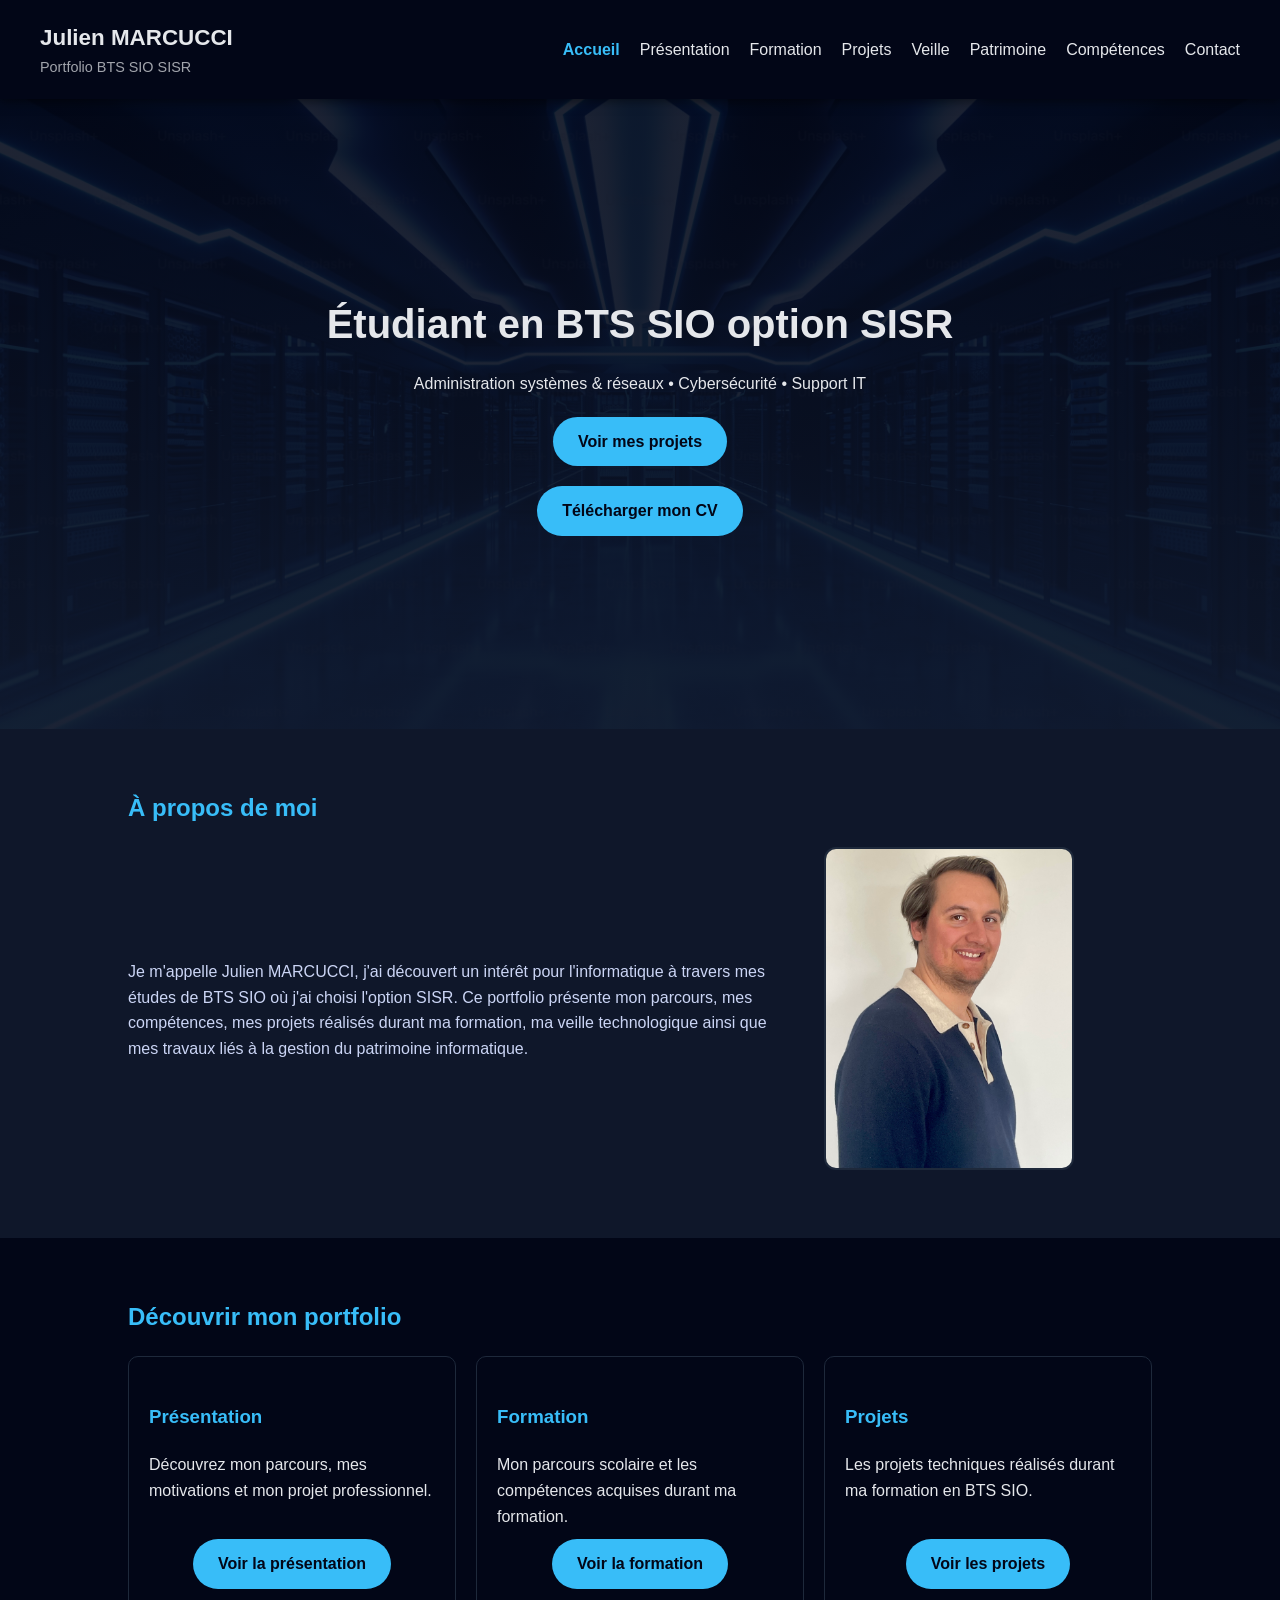
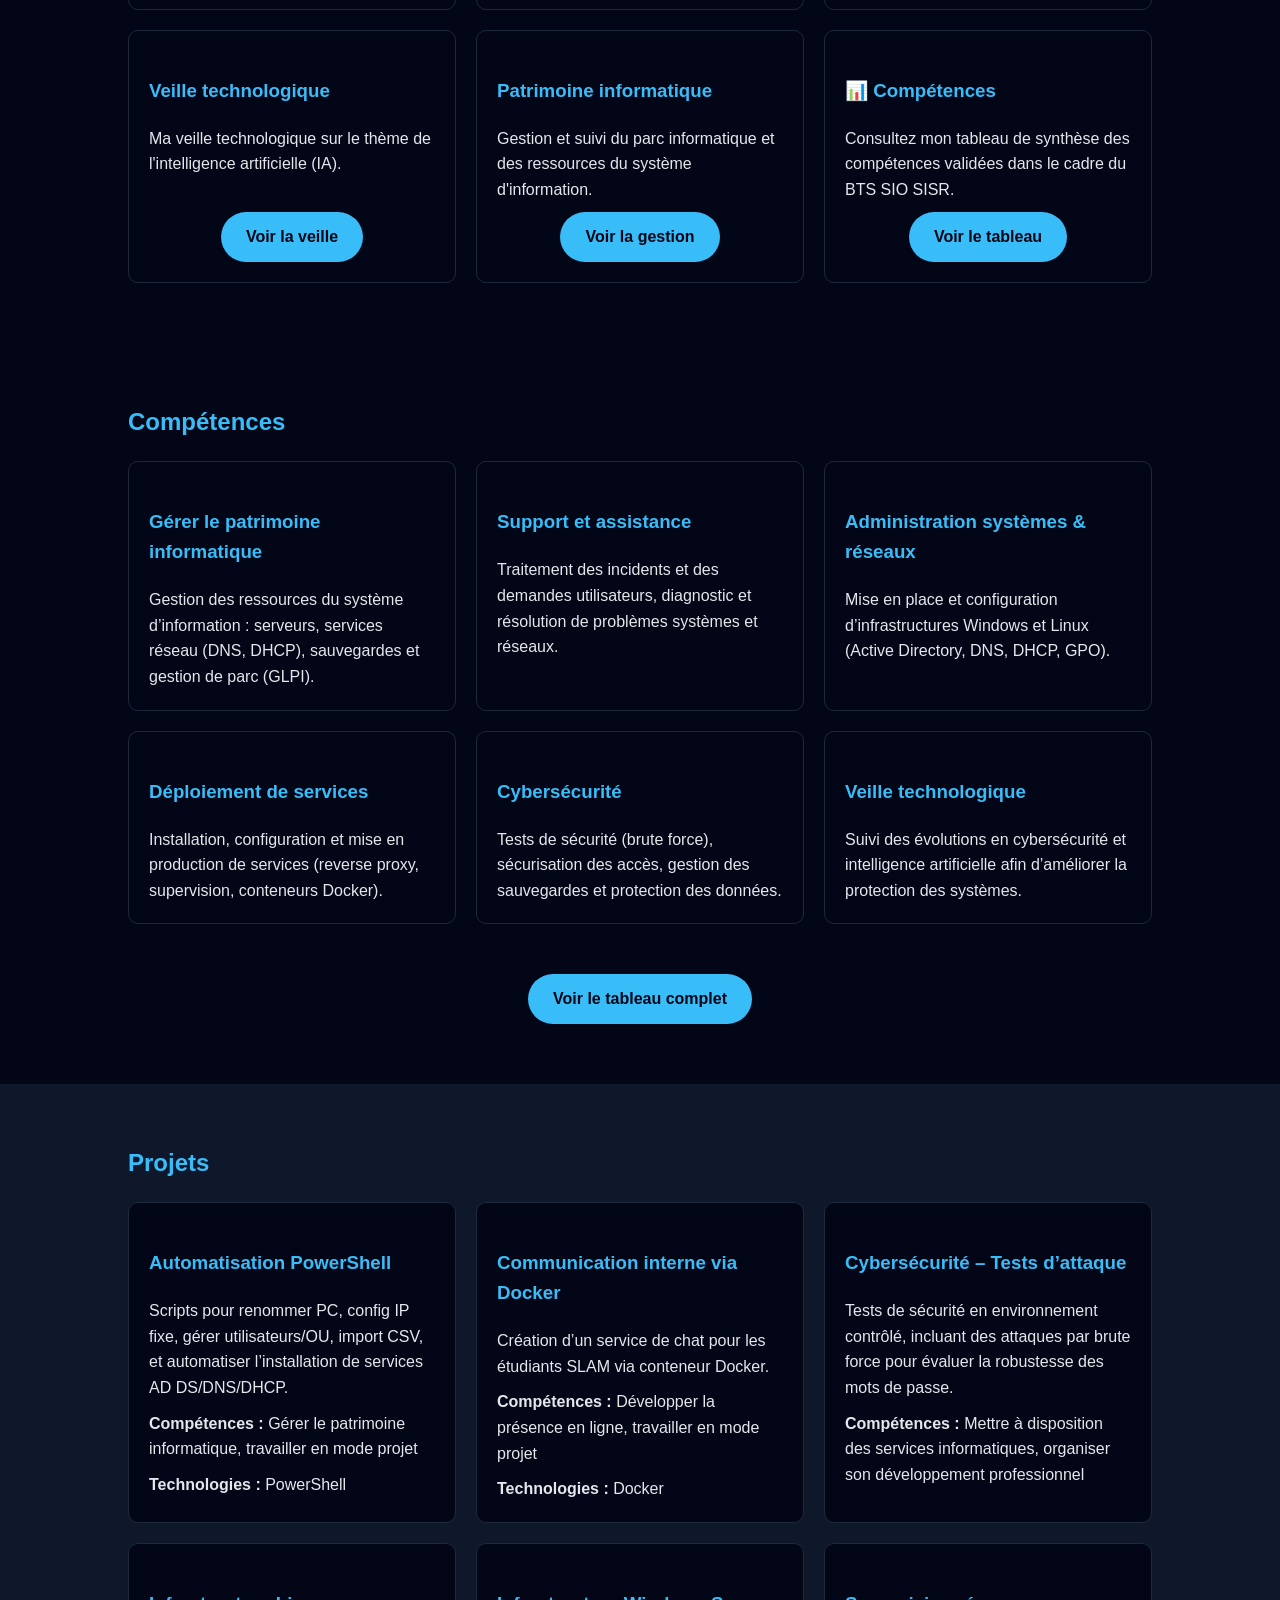
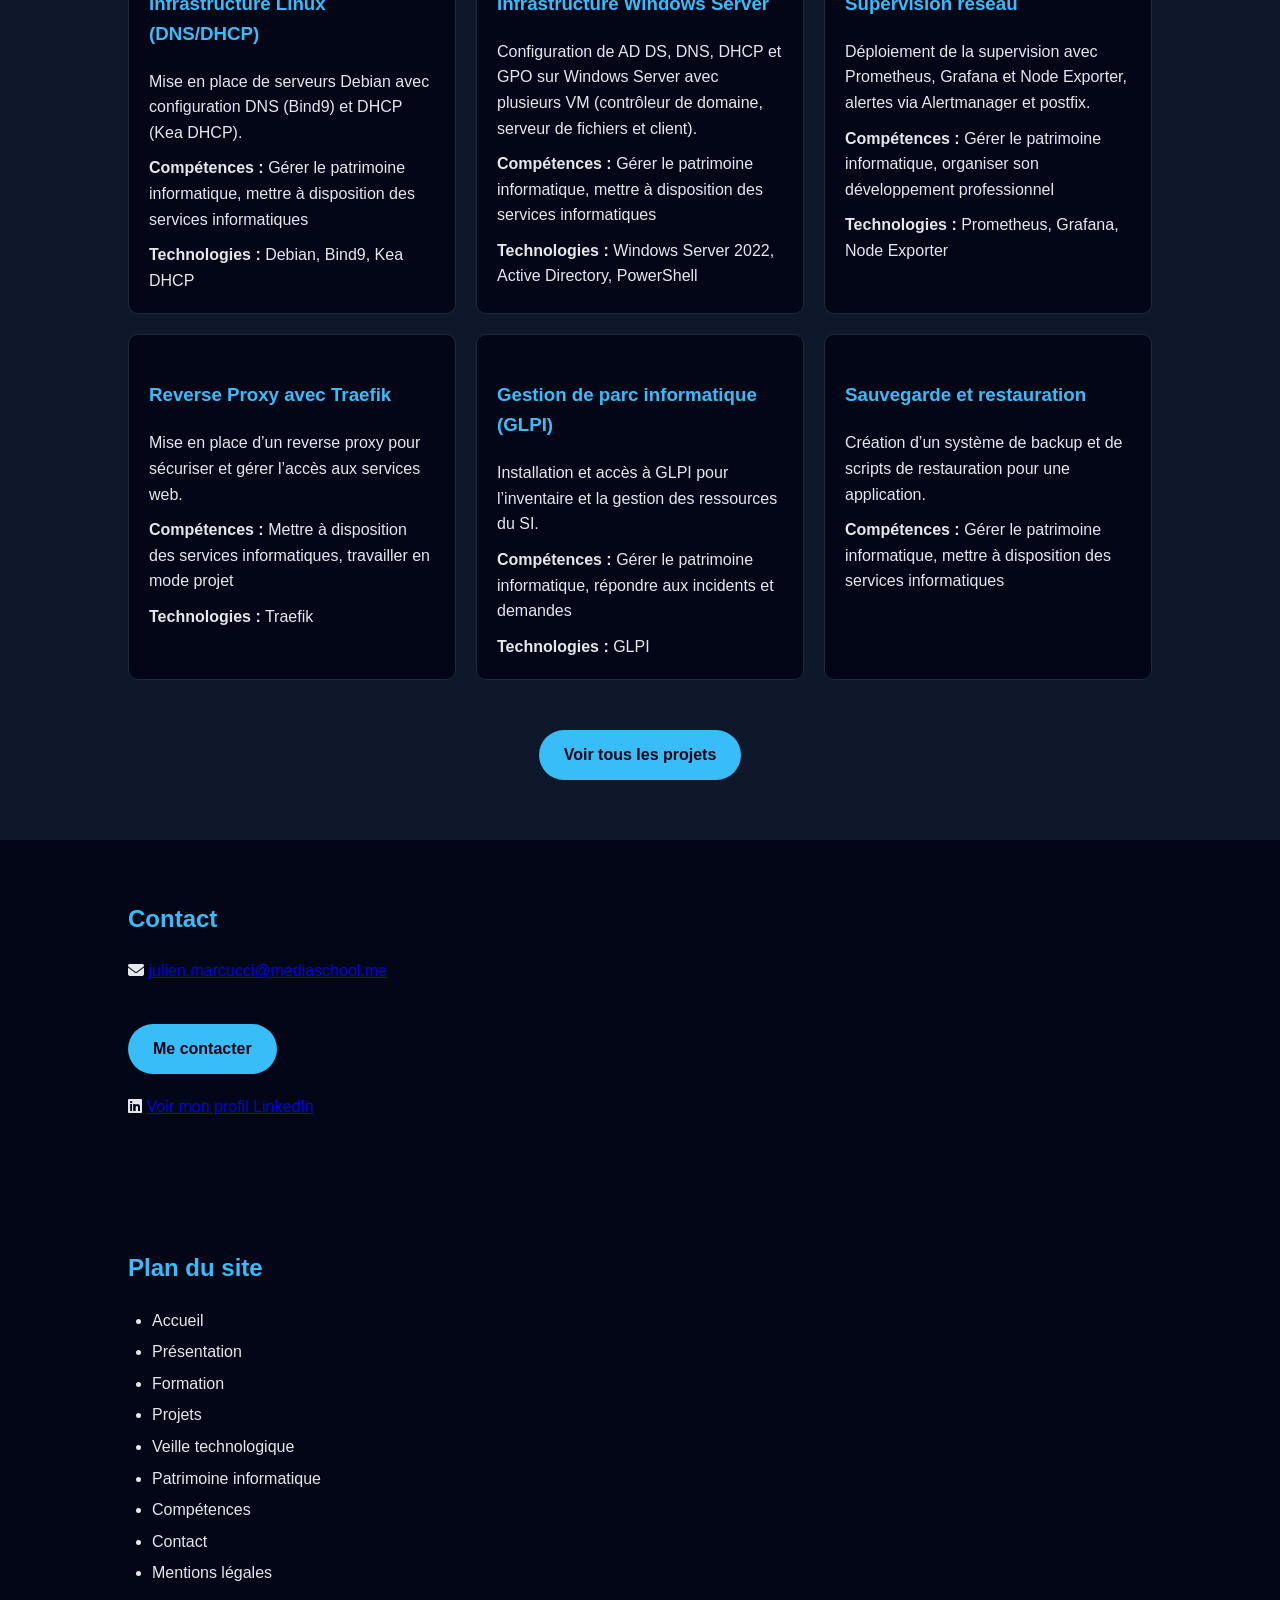
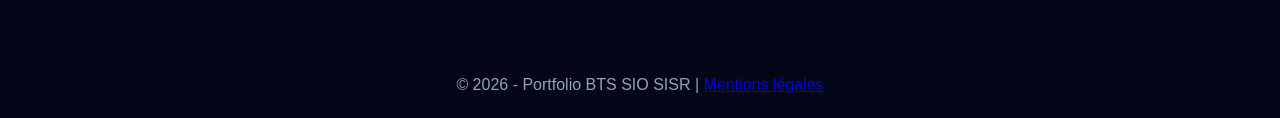
<file: index.html>
<!DOCTYPE html>
<html lang="fr">
<head>
  <meta charset="UTF-8">
  <title>Portfolio - BTS SIO SISR</title>
  <link rel="stylesheet" href="style.css">
  <link rel="stylesheet" href="https://cdnjs.cloudflare.com/ajax/libs/font-awesome/6.5.0/css/all.min.css">
  <meta name="viewport" content="width=device-width, initial-scale=1.0">
  
  <meta name="description" content="Portfolio de Julien Marcucci, étudiant en BTS SIO option SISR spécialisé en administration systèmes et réseaux.">
</head>
<body>

  <header>
    <nav class="navbar">
      <div class="brand">
    <h1>Julien MARCUCCI</h1>
    <p>Portfolio BTS SIO SISR</p>
  </div>
      <ul>
        <li><a href="index.html" class="active">Accueil</a></li>
        <li><a href="presentation.html">Présentation</a></li>
        <li><a href="formation.html">Formation</a></li>
        <li><a href="projets.html">Projets</a></li>
        <li><a href="veille.html">Veille</a></li>
        <li><a href="patrimoine.html">Patrimoine</a></li>
        <li><a href="competences.html">Compétences</a></li>
        <li><a href="#contact">Contact</a></li>
      </ul>
    </nav>
  </header>

  <section class="hero">
    <h2>Étudiant en BTS SIO option SISR</h2>
    <p>Administration systèmes & réseaux • Cybersécurité • Support IT</p>
    <a href="#projects" class="btn">Voir mes projets</a>
    <a href="CV.pdf" class="btn secondary" download>
  Télécharger mon CV
</a>
  </section>

  <section id="about" class="section">
  <h2>À propos de moi</h2>

  <div class="about-home">

    <div class="about-text">
      <p>
        Je m'appelle Julien MARCUCCI, j'ai découvert un intérêt pour l'informatique à travers mes études de BTS SIO où j'ai choisi l'option SISR. 
        Ce portfolio présente mon parcours, mes compétences,
        mes projets réalisés durant ma formation, ma veille technologique ainsi que mes travaux liés à la gestion du patrimoine informatique.
      </p>
    </div>

    <div class="about-photo">
      <img src="Photo-de-profil.jpeg" alt="Photo de Julien Marcucci">
    </div>

  </div>
</section>

  <section class="section light">
  <h2>Découvrir mon portfolio</h2>

  <div class="cards">

    <div class="card">
      <h3>Présentation</h3>
      <p>Découvrez mon parcours, mes motivations et mon projet professionnel.</p>
      <a href="presentation.html" class="btn">Voir la présentation</a>
    </div>

    <div class="card">
      <h3>Formation</h3>
      <p>Mon parcours scolaire et les compétences acquises durant ma formation.</p>
      <a href="formation.html" class="btn">Voir la formation</a>
    </div>

    <div class="card">
      <h3>Projets</h3>
      <p>Les projets techniques réalisés durant ma formation en BTS SIO.</p>
      <a href="projets.html" class="btn">Voir les projets</a>
    </div>

    <div class="card">
      <h3>Veille technologique</h3>
      <p>Ma veille technologique sur le thème de l'intelligence artificielle (IA).</p>
      <a href="veille.html" class="btn">Voir la veille</a>
    </div>

    <div class="card">
      <h3>Patrimoine informatique</h3>
      <p>Gestion et suivi du parc informatique et des ressources du système d'information.</p>
      <a href="patrimoine.html" class="btn">Voir la gestion</a>
    </div>

    <div class="card">
  <h3>📊 Compétences</h3>
  <p>
    Consultez mon tableau de synthèse des compétences validées
    dans le cadre du BTS SIO SISR.
  </p>
  <a href="competences.html" class="btn">Voir le tableau</a>
</div>

  </div>
</section>

  <section id="skills" class="section light">
  <h2>Compétences</h2>
  <div class="cards">

    <div class="card">
      <h3>Gérer le patrimoine informatique</h3>
      <p>
        Gestion des ressources du système d’information : serveurs,
        services réseau (DNS, DHCP), sauvegardes et gestion de parc (GLPI).
      </p>
    </div>

    <div class="card">
      <h3>Support et assistance</h3>
      <p>
        Traitement des incidents et des demandes utilisateurs,
        diagnostic et résolution de problèmes systèmes et réseaux.
      </p>
    </div>

    <div class="card">
      <h3>Administration systèmes & réseaux</h3>
      <p>
        Mise en place et configuration d’infrastructures Windows et Linux
        (Active Directory, DNS, DHCP, GPO).
      </p>
    </div>

    <div class="card">
      <h3>Déploiement de services</h3>
      <p>
        Installation, configuration et mise en production de services
        (reverse proxy, supervision, conteneurs Docker).
      </p>
    </div>

    <div class="card">
      <h3>Cybersécurité</h3>
      <p>
        Tests de sécurité (brute force), sécurisation des accès,
        gestion des sauvegardes et protection des données.
      </p>
    </div>

    <div class="card">
      <h3>Veille technologique</h3>
      <p>
        Suivi des évolutions en cybersécurité et intelligence artificielle
        afin d’améliorer la protection des systèmes.
      </p>
    </div>

  </div>

  <div style="text-align:center; margin-top:30px;">
  <a href="competences.html" class="btn">Voir le tableau complet</a>
</div>
</section>

  <section id="projects" class="section">
  <h2>Projets</h2>
  <div class="cards">

    <div class="card">
      <h3>Automatisation PowerShell</h3>
      <p>
        Scripts pour renommer PC, config IP fixe, gérer utilisateurs/OU, import CSV,
        et automatiser l’installation de services AD DS/DNS/DHCP.
      </p>
      <p><strong>Compétences :</strong> Gérer le patrimoine informatique, travailler en mode projet</p>
      <p><strong>Technologies :</strong> PowerShell</p>
    </div>

    <div class="card">
      <h3>Communication interne via Docker</h3>
      <p>
        Création d’un service de chat pour les étudiants SLAM via conteneur Docker.
      </p>
      <p><strong>Compétences :</strong> Développer la présence en ligne, travailler en mode projet</p>
      <p><strong>Technologies :</strong> Docker</p>
    </div>

    <div class="card">
      <h3>Cybersécurité – Tests d’attaque</h3>
      <p>
        Tests de sécurité en environnement contrôlé, incluant des attaques par brute force
        pour évaluer la robustesse des mots de passe.
      </p>
      <p><strong>Compétences :</strong> Mettre à disposition des services informatiques, organiser son développement professionnel</p>
    </div>

    <div class="card">
      <h3>Infrastructure Linux (DNS/DHCP)</h3>
      <p>
        Mise en place de serveurs Debian avec configuration DNS (Bind9) et DHCP (Kea DHCP).
      </p>
      <p><strong>Compétences :</strong> Gérer le patrimoine informatique, mettre à disposition des services informatiques</p>
      <p><strong>Technologies :</strong> Debian, Bind9, Kea DHCP</p>
    </div>

    <div class="card">
      <h3>Infrastructure Windows Server</h3>
      <p>
        Configuration de AD DS, DNS, DHCP et GPO sur Windows Server avec plusieurs VM
        (contrôleur de domaine, serveur de fichiers et client).
      </p>
      <p><strong>Compétences :</strong> Gérer le patrimoine informatique, mettre à disposition des services informatiques</p>
      <p><strong>Technologies :</strong> Windows Server 2022, Active Directory, PowerShell</p>
    </div>

    <div class="card">
      <h3>Supervision réseau</h3>
      <p>
        Déploiement de la supervision avec Prometheus, Grafana et Node Exporter,
        alertes via Alertmanager et postfix.
      </p>
      <p><strong>Compétences :</strong> Gérer le patrimoine informatique, organiser son développement professionnel</p>
      <p><strong>Technologies :</strong> Prometheus, Grafana, Node Exporter</p>
    </div>

    <div class="card">
      <h3>Reverse Proxy avec Traefik</h3>
      <p>
        Mise en place d’un reverse proxy pour sécuriser et gérer l’accès aux services web.
      </p>
      <p><strong>Compétences :</strong> Mettre à disposition des services informatiques, travailler en mode projet</p>
      <p><strong>Technologies :</strong> Traefik</p>
    </div>

    <div class="card">
      <h3>Gestion de parc informatique (GLPI)</h3>
      <p>
        Installation et accès à GLPI pour l’inventaire et la gestion des ressources du SI.
      </p>
      <p><strong>Compétences :</strong> Gérer le patrimoine informatique, répondre aux incidents et demandes</p>
      <p><strong>Technologies :</strong> GLPI</p>
    </div>

    <div class="card">
      <h3>Sauvegarde et restauration</h3>
      <p>
        Création d’un système de backup et de scripts de restauration pour une application.
      </p>
      <p><strong>Compétences :</strong> Gérer le patrimoine informatique, mettre à disposition des services informatiques</p>
    </div>

  </div>

  <div style="text-align:center; margin-top:30px;">
    <a href="projets.html" class="btn">Voir tous les projets</a>
  </div>

  </section>

<section id="contact" class="section light">
  <h2>Contact</h2>

  <p>
    <i class="fa-solid fa-envelope"></i>
    <a href="mailto:julien.marcucci@mediaschool.me">
      julien.marcucci@mediaschool.me
    </a>
  </p>

  <div style="margin-top:20px;">
    <a href="mailto:julien.marcucci@mediaschool.me" class="btn">
      Me contacter
    </a>
  </div>

  <p>
    <i class="fa-brands fa-linkedin"></i>
    <a href="https://www.linkedin.com/in/julien-marcucci-323055353/" target="_blank">
      Voir mon profil LinkedIn
    </a>
  </p>
</section>

<section class="section light">
  <h2>Plan du site</h2>
  <ul>
    <li>Accueil</li>
    <li>Présentation</li>
    <li>Formation</li>
    <li>Projets</li>
    <li>Veille technologique</li>
    <li>Patrimoine informatique</li>
    <li>Compétences</li>
    <li>Contact</li>
    <li>Mentions légales</li>
  </ul>
</section>

  <footer>
    <p>
  © 2026 - Portfolio BTS SIO SISR |
  <a href="mentions-legales.html">Mentions légales</a>
</p>
  </footer>

</body>
</html>
</file>
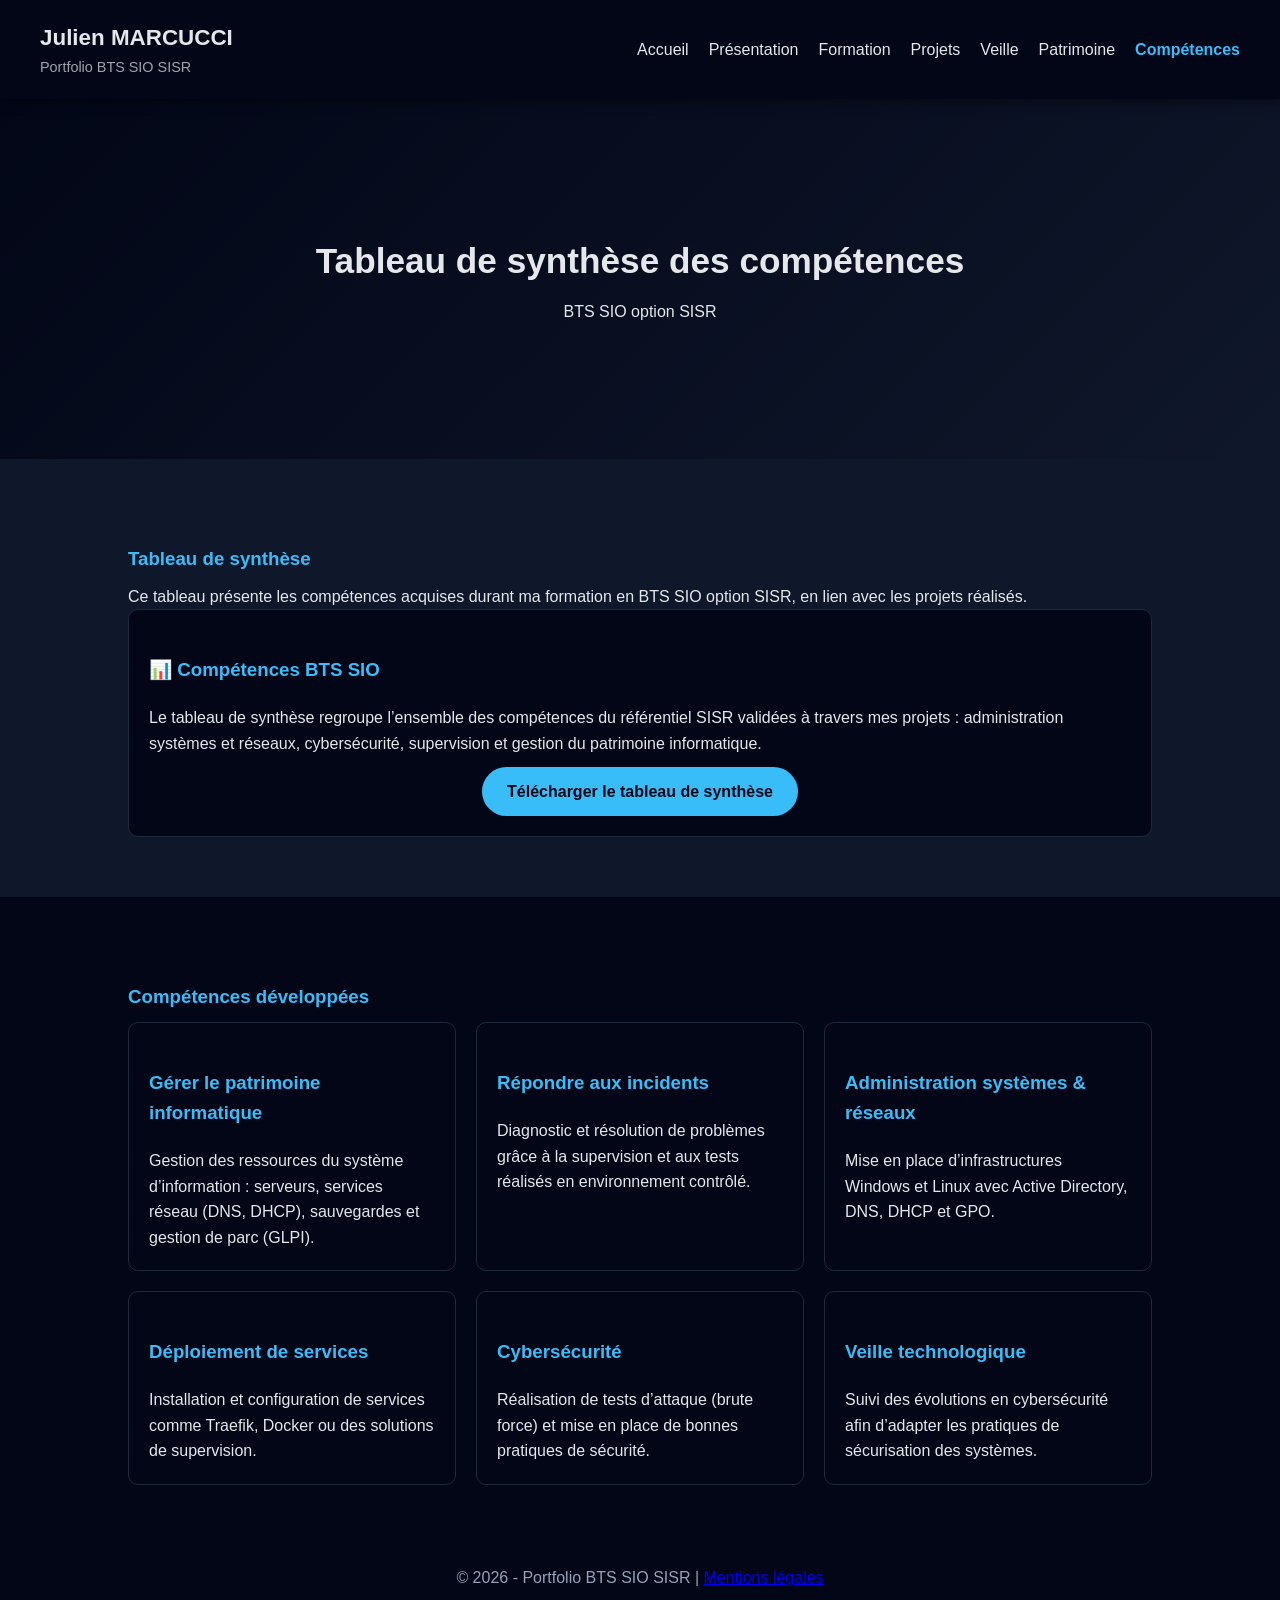
<file: competences.html>
<!DOCTYPE html>
<html lang="fr">
<head>
  <meta charset="UTF-8">
  <title>Compétences - Portfolio BTS SIO SISR</title>
  <link rel="stylesheet" href="style.css">
  <meta name="viewport" content="width=device-width, initial-scale=1.0">
</head>

<body>

<header>
  <nav class="navbar">
    <div class="brand">
    <h1>Julien MARCUCCI</h1>
    <p>Portfolio BTS SIO SISR</p>
  </div>
    <ul>
      <li><a href="index.html">Accueil</a></li>
      <li><a href="presentation.html">Présentation</a></li>
      <li><a href="formation.html">Formation</a></li>
      <li><a href="projets.html">Projets</a></li>
      <li><a href="veille.html">Veille</a></li>
      <li><a href="patrimoine.html">Patrimoine</a></li>
      <li><a href="competences.html" class="active">Compétences</a></li>
    </ul>
  </nav>
</header>

<section class="hero-small">
  <h2>Tableau de synthèse des compétences</h2>
  <p>BTS SIO option SISR</p>
</section>

<section class="section">

  <h3>Tableau de synthèse</h3>

  <p>
    Ce tableau présente les compétences acquises durant ma formation
    en BTS SIO option SISR, en lien avec les projets réalisés.
  </p>

  <!-- Bloc présentation -->
  <div class="card margin-top">
    <h3>📊 Compétences BTS SIO</h3>
    <p>
      Le tableau de synthèse regroupe l’ensemble des compétences du référentiel
      SISR validées à travers mes projets : administration systèmes et réseaux,
      cybersécurité, supervision et gestion du patrimoine informatique.
    </p>

    <a href="tableau-synthese.pdf" class="btn" download>
      Télécharger le tableau de synthèse
    </a>
  </div>

</section>

<section class="section light">

  <h3>Compétences développées</h3>

  <div class="cards">

    <div class="card">
      <h3>Gérer le patrimoine informatique</h3>
      <p>
        Gestion des ressources du système d’information : serveurs,
        services réseau (DNS, DHCP), sauvegardes et gestion de parc (GLPI).
      </p>
    </div>

    <div class="card">
      <h3>Répondre aux incidents</h3>
      <p>
        Diagnostic et résolution de problèmes grâce à la supervision
        et aux tests réalisés en environnement contrôlé.
      </p>
    </div>

    <div class="card">
      <h3>Administration systèmes & réseaux</h3>
      <p>
        Mise en place d’infrastructures Windows et Linux avec Active Directory,
        DNS, DHCP et GPO.
      </p>
    </div>

    <div class="card">
      <h3>Déploiement de services</h3>
      <p>
        Installation et configuration de services comme Traefik,
        Docker ou des solutions de supervision.
      </p>
    </div>

    <div class="card">
      <h3>Cybersécurité</h3>
      <p>
        Réalisation de tests d’attaque (brute force) et mise en place
        de bonnes pratiques de sécurité.
      </p>
    </div>

    <div class="card">
      <h3>Veille technologique</h3>
      <p>
        Suivi des évolutions en cybersécurité afin d’adapter
        les pratiques de sécurisation des systèmes.
      </p>
    </div>

  </div>

</section>

<footer>
  <p>
  © 2026 - Portfolio BTS SIO SISR |
  <a href="mentions-legales.html">Mentions légales</a>
</p>
</footer>

</body>
</html>
</file>
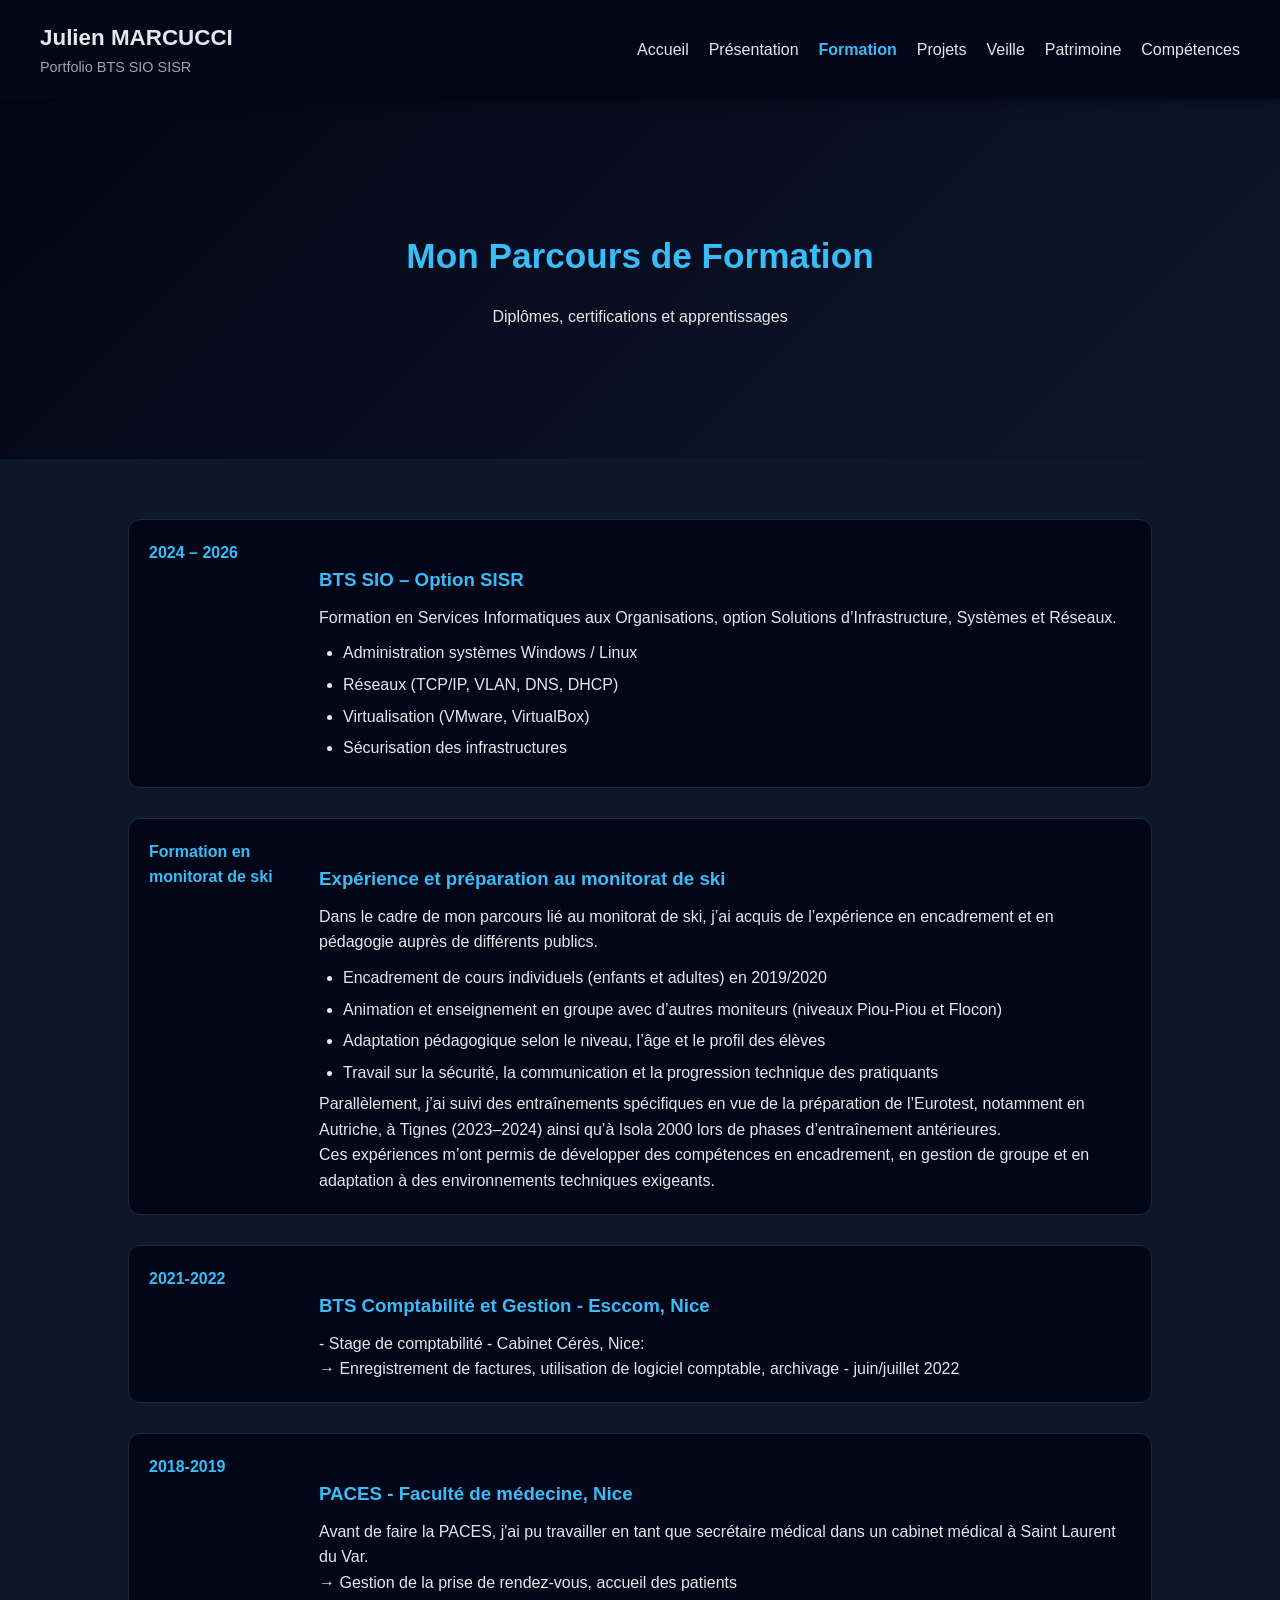
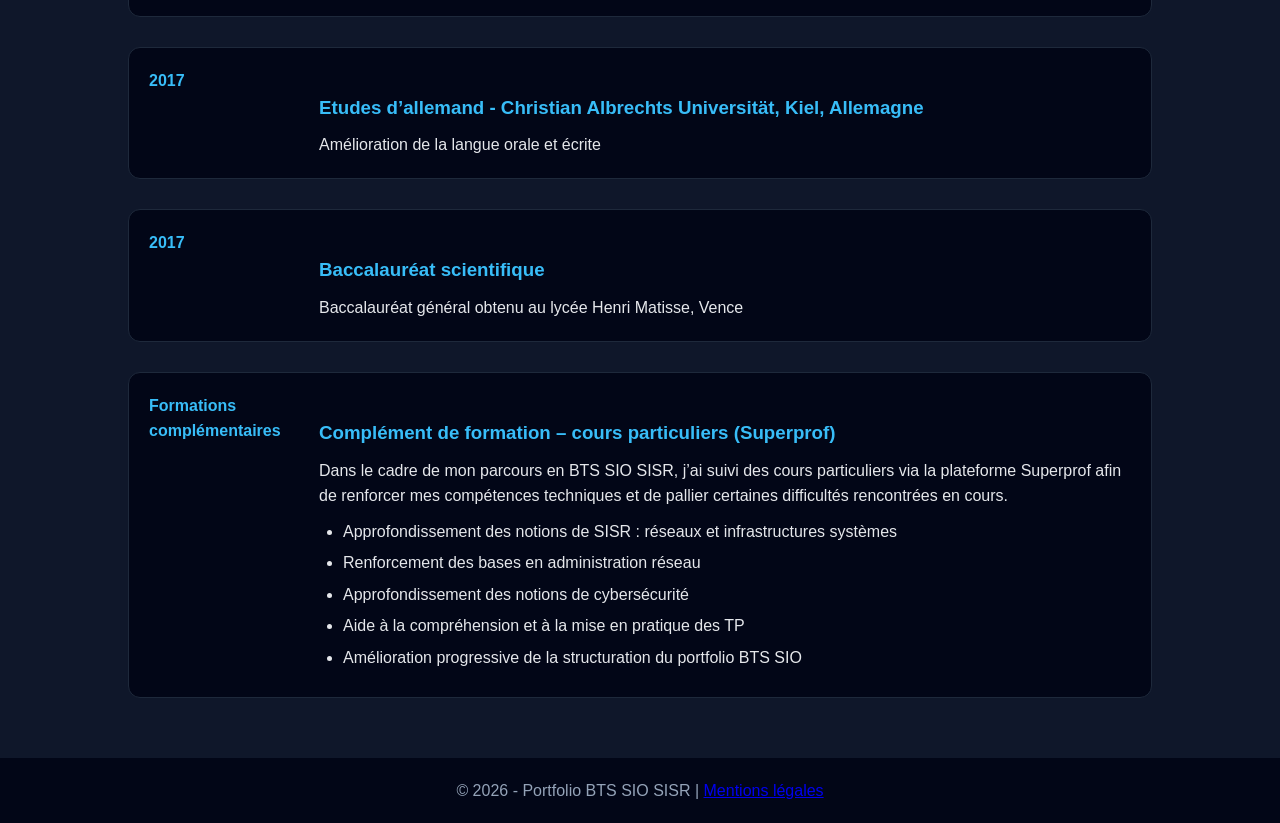
<file: formation.html>
<!DOCTYPE html>
<html lang="fr">
<head>
  <meta charset="UTF-8">
  <title>Formation - Portfolio BTS SIO SISR</title>
  <link rel="stylesheet" href="style.css">
  <meta name="viewport" content="width=device-width, initial-scale=1.0">
</head>
<body>

  <header>
    <nav class="navbar">
      <div class="brand">
    <h1>Julien MARCUCCI</h1>
    <p>Portfolio BTS SIO SISR</p>
  </div>
      <ul>
        <li><a href="index.html">Accueil</a></li>
        <li><a href="presentation.html">Présentation</a></li>
        <li><a href="formation.html" class="active">Formation</a></li>
        <li><a href="projets.html">Projets</a></li>
        <li><a href="veille.html">Veille</a></li>
        <li><a href="patrimoine.html">Patrimoine</a></li>
        <li><a href="competences.html">Compétences</a></li>
      </ul>
    </nav>
  </header>

  <section class="section hero-small">
    <h2>Mon Parcours de Formation</h2>
    <p>Diplômes, certifications et apprentissages</p>
  </section>

  <section class="section">
    <div class="timeline">

      <div class="timeline-item">
        <div class="timeline-date">2024 – 2026</div>
        <div class="timeline-content">
          <h3>BTS SIO – Option SISR</h3>
          <p>
            Formation en Services Informatiques aux Organisations, option
            Solutions d’Infrastructure, Systèmes et Réseaux.
          </p>
          <ul>
            <li>Administration systèmes Windows / Linux</li>
            <li>Réseaux (TCP/IP, VLAN, DNS, DHCP)</li>
            <li>Virtualisation (VMware, VirtualBox)</li>
            <li>Sécurisation des infrastructures</li>
          </ul>
        </div>
      </div>

      <div class="timeline-item">
  <div class="timeline-date">Formation en monitorat de ski</div>
  <div class="timeline-content">
    <h3>Expérience et préparation au monitorat de ski</h3>
    <p>
      Dans le cadre de mon parcours lié au monitorat de ski, j’ai acquis de l’expérience en encadrement et en pédagogie auprès de différents publics.
    </p>

    <ul>
      <li>Encadrement de cours individuels (enfants et adultes) en 2019/2020</li>
      <li>Animation et enseignement en groupe avec d’autres moniteurs (niveaux Piou-Piou et Flocon)</li>
      <li>Adaptation pédagogique selon le niveau, l’âge et le profil des élèves</li>
      <li>Travail sur la sécurité, la communication et la progression technique des pratiquants</li>
    </ul>

    <p>
      Parallèlement, j’ai suivi des entraînements spécifiques en vue de la préparation de l’Eurotest, notamment en Autriche, à Tignes (2023–2024) ainsi qu’à Isola 2000 lors de phases d’entraînement antérieures.
    </p>

    <p>
      Ces expériences m’ont permis de développer des compétences en encadrement, en gestion de groupe et en adaptation à des environnements techniques exigeants.
    </p>
  </div>
</div>

      <div class="timeline-item">
        <div class="timeline-date">2021-2022</div>
        <div class="timeline-content">
          <h3>BTS Comptabilité et Gestion - Esccom, Nice</h3>
          <p>
            - Stage de comptabilité - Cabinet Cérès, Nice: <br>
            → Enregistrement de factures, utilisation de logiciel comptable, archivage - juin/juillet 2022
          </p>
        </div>
      </div>

      <div class="timeline-item">
        <div class="timeline-date">2018-2019</div>
        <div class="timeline-content">
          <h3>PACES - Faculté de médecine, Nice</h3>
          <p>
            Avant de faire la PACES, j'ai pu travailler en tant que secrétaire médical dans un cabinet médical à Saint Laurent du Var. <br>
            → Gestion de la prise de rendez-vous, accueil des patients
          </p>
        </div>
      </div>

      <div class="timeline-item">
        <div class="timeline-date">2017</div>
        <div class="timeline-content">
          <h3>Etudes d’allemand - Christian Albrechts Universität, Kiel, Allemagne</h3>
          <p>Amélioration de la langue orale et écrite</p>
        </div>
      </div>

      <div class="timeline-item">
        <div class="timeline-date">2017</div>
        <div class="timeline-content">
          <h3>Baccalauréat scientifique</h3>
          <p>
            Baccalauréat général obtenu au lycée Henri Matisse, Vence
          </p>
        </div>
      </div>

      <div class="timeline-item">
  <div class="timeline-date">Formations complémentaires</div>
  <div class="timeline-content">
    <h3>Complément de formation – cours particuliers (Superprof)</h3>
    <p>
      Dans le cadre de mon parcours en BTS SIO SISR, j’ai suivi des cours particuliers via la plateforme Superprof afin de renforcer mes compétences techniques et de pallier certaines difficultés rencontrées en cours.
    </p>
    <ul>
      <li>Approfondissement des notions de SISR : réseaux et infrastructures systèmes</li>
      <li>Renforcement des bases en administration réseau</li>
      <li>Approfondissement des notions de cybersécurité</li>
      <li>Aide à la compréhension et à la mise en pratique des TP</li>
      <li>Amélioration progressive de la structuration du portfolio BTS SIO</li>
    </ul>
  </div>
</div>

    </div>
  </section>

  <footer>
    <p>
  © 2026 - Portfolio BTS SIO SISR |
  <a href="mentions-legales.html">Mentions légales</a>
</p>
  </footer>

</body>
</html>
</file>
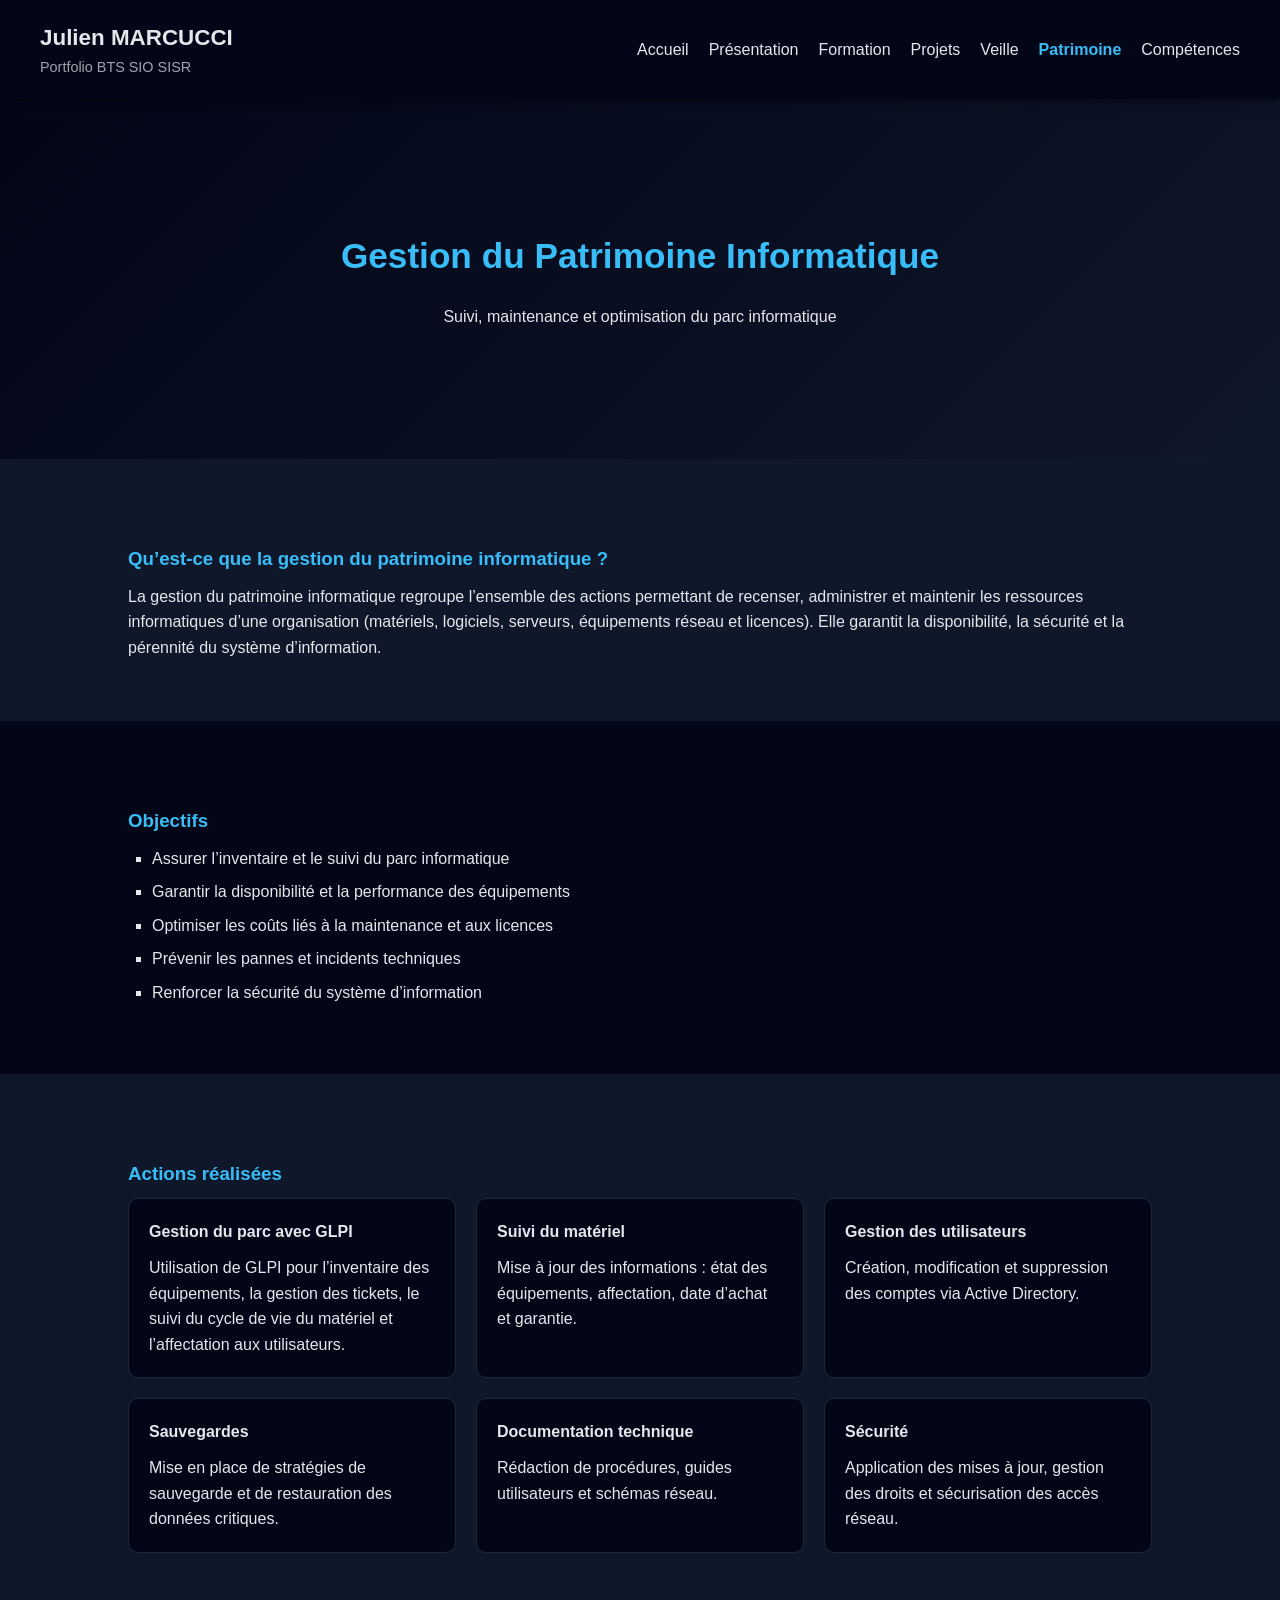
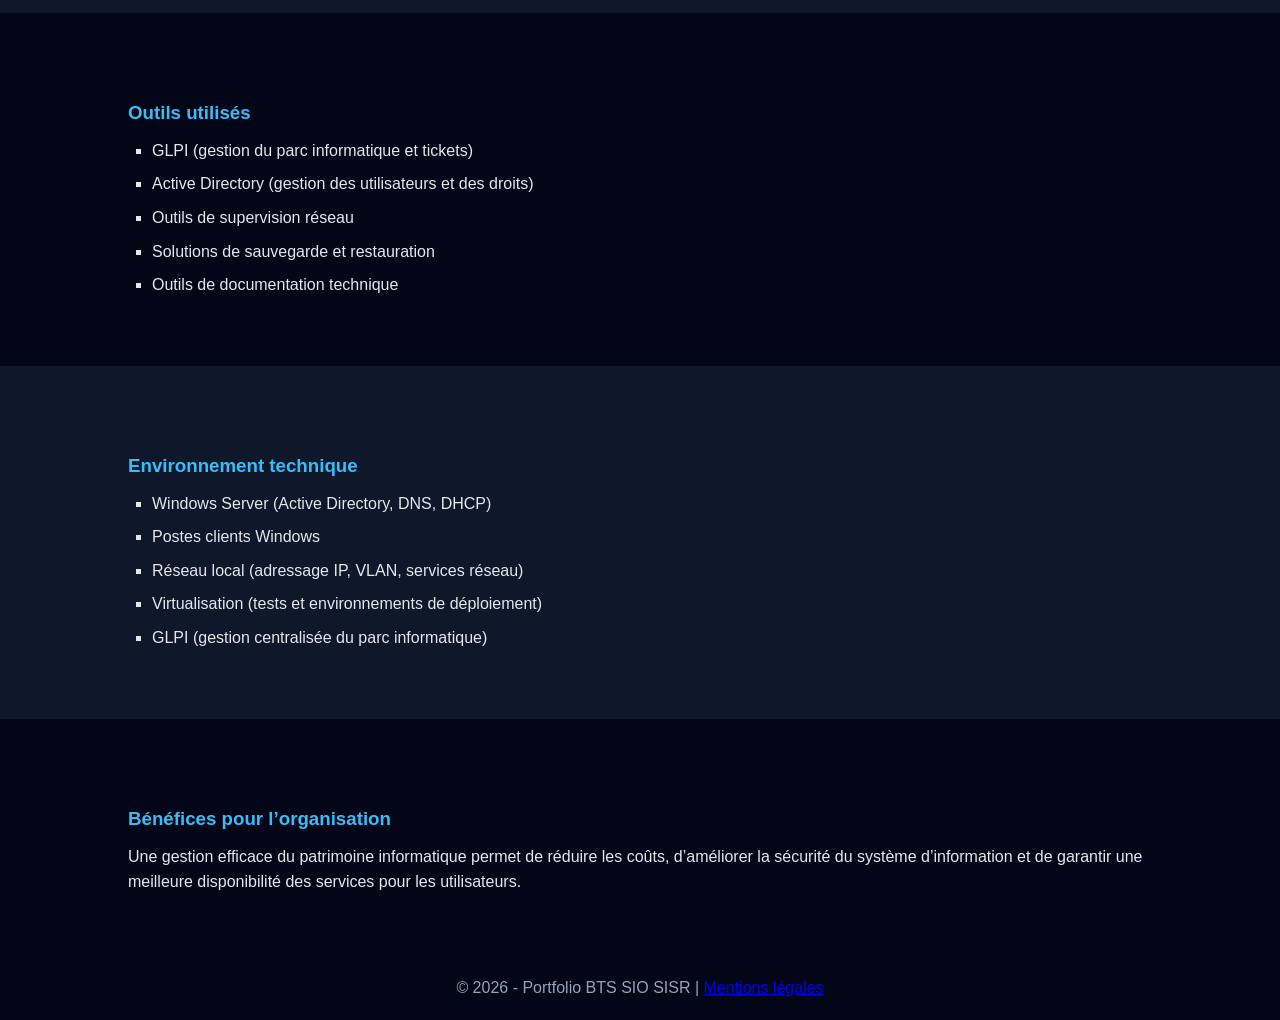
<file: patrimoine.html>
<!DOCTYPE html>
<html lang="fr">
<head>
  <meta charset="UTF-8">
  <title>Gestion du Patrimoine Informatique</title>
  <link rel="stylesheet" href="style.css">
  <meta name="viewport" content="width=device-width, initial-scale=1.0">
</head>
<body>

  <header>
    <nav class="navbar">
      <div class="brand">
        <h1>Julien MARCUCCI</h1>
        <p>Portfolio BTS SIO SISR</p>
      </div>

      <ul>
        <li><a href="index.html">Accueil</a></li>
        <li><a href="presentation.html">Présentation</a></li>
        <li><a href="formation.html">Formation</a></li>
        <li><a href="projets.html">Projets</a></li>
        <li><a href="veille.html">Veille</a></li>
        <li><a href="patrimoine.html" class="active">Patrimoine</a></li>
        <li><a href="competences.html">Compétences</a></li>
      </ul>
    </nav>
  </header>

  <section class="section hero-small">
    <h2>Gestion du Patrimoine Informatique</h2>
    <p>Suivi, maintenance et optimisation du parc informatique</p>
  </section>

  <section class="section">
    <h3>Qu’est-ce que la gestion du patrimoine informatique ?</h3>
    <p>
      La gestion du patrimoine informatique regroupe l’ensemble des actions permettant de recenser,
      administrer et maintenir les ressources informatiques d’une organisation (matériels, logiciels,
      serveurs, équipements réseau et licences). Elle garantit la disponibilité, la sécurité et la
      pérennité du système d’information.
    </p>
  </section>

  <section class="section light">
    <h3>Objectifs</h3>
    <ul class="veille-list">
      <li>Assurer l’inventaire et le suivi du parc informatique</li>
      <li>Garantir la disponibilité et la performance des équipements</li>
      <li>Optimiser les coûts liés à la maintenance et aux licences</li>
      <li>Prévenir les pannes et incidents techniques</li>
      <li>Renforcer la sécurité du système d’information</li>
    </ul>
  </section>

  <section class="section">
    <h3>Actions réalisées</h3>

    <div class="cards">
      <div class="card">
        <h4>Gestion du parc avec GLPI</h4>
        <p>
          Utilisation de GLPI pour l’inventaire des équipements, la gestion des tickets,
          le suivi du cycle de vie du matériel et l’affectation aux utilisateurs.
        </p>
      </div>

      <div class="card">
        <h4>Suivi du matériel</h4>
        <p>
          Mise à jour des informations : état des équipements, affectation, date d’achat et garantie.
        </p>
      </div>

      <div class="card">
        <h4>Gestion des utilisateurs</h4>
        <p>
          Création, modification et suppression des comptes via Active Directory.
        </p>
      </div>

      <div class="card">
        <h4>Sauvegardes</h4>
        <p>
          Mise en place de stratégies de sauvegarde et de restauration des données critiques.
        </p>
      </div>

      <div class="card">
        <h4>Documentation technique</h4>
        <p>
          Rédaction de procédures, guides utilisateurs et schémas réseau.
        </p>
      </div>

      <div class="card">
        <h4>Sécurité</h4>
        <p>
          Application des mises à jour, gestion des droits et sécurisation des accès réseau.
        </p>
      </div>
    </div>
  </section>

  <section class="section light">
    <h3>Outils utilisés</h3>
    <ul class="veille-list">
      <li>GLPI (gestion du parc informatique et tickets)</li>
      <li>Active Directory (gestion des utilisateurs et des droits)</li>
      <li>Outils de supervision réseau</li>
      <li>Solutions de sauvegarde et restauration</li>
      <li>Outils de documentation technique</li>
    </ul>
  </section>

  <section class="section">
    <h3>Environnement technique</h3>
    <ul class="veille-list">
      <li>Windows Server (Active Directory, DNS, DHCP)</li>
      <li>Postes clients Windows</li>
      <li>Réseau local (adressage IP, VLAN, services réseau)</li>
      <li>Virtualisation (tests et environnements de déploiement)</li>
      <li>GLPI (gestion centralisée du parc informatique)</li>
    </ul>
  </section>

  <section class="section light">
    <h3>Bénéfices pour l’organisation</h3>
    <p>
      Une gestion efficace du patrimoine informatique permet de réduire les coûts,
      d’améliorer la sécurité du système d’information et de garantir une meilleure
      disponibilité des services pour les utilisateurs.
    </p>
  </section>

  <footer>
    <p>
      © 2026 - Portfolio BTS SIO SISR |
      <a href="mentions-legales.html">Mentions légales</a>
    </p>
  </footer>

</body>
</html>
</file>
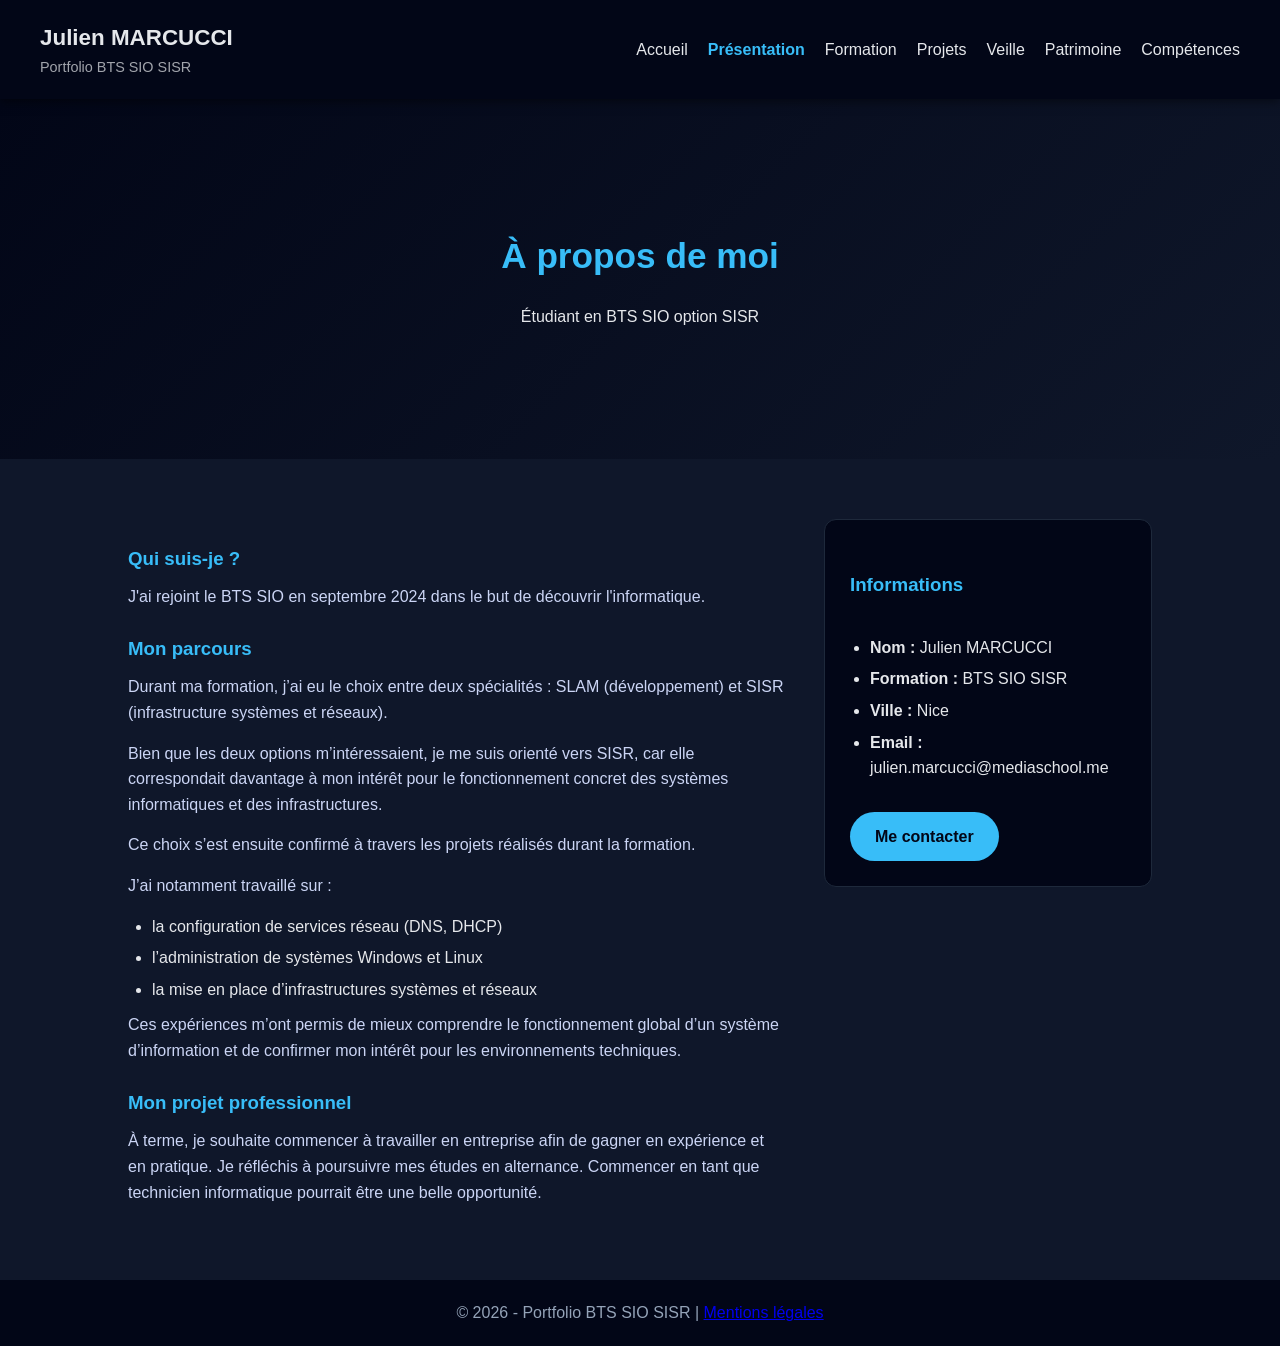
<file: presentation.html>
<!DOCTYPE html>
<html lang="fr">
<head>
  <meta charset="UTF-8">
  <title>Présentation - Portfolio BTS SIO SISR</title>
  <link rel="stylesheet" href="style.css">
  <meta name="viewport" content="width=device-width, initial-scale=1.0">
</head>
<body>

  <header>
    <nav class="navbar">
      <div class="brand">
    <h1>Julien MARCUCCI</h1>
    <p>Portfolio BTS SIO SISR</p>
  </div>
      <ul>
        <li><a href="index.html">Accueil</a></li>
        <li><a href="presentation.html" class="active">Présentation</a></li>
        <li><a href="formation.html">Formation</a></li>
        <li><a href="projets.html">Projets</a></li>
        <li><a href="veille.html">Veille</a></li>
        <li><a href="patrimoine.html">Patrimoine</a></li>
        <li><a href="competences.html">Compétences</a></li>
      </ul>
    </nav>
  </header>

  <section class="section hero-small">
    <h2>À propos de moi</h2>
    <p>Étudiant en BTS SIO option SISR</p>
  </section>

  <section class="section">
    <div class="about-container">
      <div class="about-text">
        <h3>Qui suis-je ?</h3>
        <p>
          J'ai rejoint le BTS SIO en septembre 2024 dans le but de découvrir l'informatique.
        </p>

        <h3>Mon parcours</h3>
<p>
  Durant ma formation, j’ai eu le choix entre deux spécialités : SLAM (développement) et SISR (infrastructure systèmes et réseaux).
</p>

<p>
  Bien que les deux options m’intéressaient, je me suis orienté vers SISR, car elle correspondait davantage à mon intérêt pour le fonctionnement concret des systèmes informatiques et des infrastructures.
</p>

<p>
  Ce choix s’est ensuite confirmé à travers les projets réalisés durant la formation.
</p>

<p>J’ai notamment travaillé sur :</p>

<ul>
  <li>la configuration de services réseau (DNS, DHCP)</li>
  <li>l’administration de systèmes Windows et Linux</li>
  <li>la mise en place d’infrastructures systèmes et réseaux</li>
</ul>

<p>
  Ces expériences m’ont permis de mieux comprendre le fonctionnement global d’un système d’information et de confirmer mon intérêt pour les environnements techniques.
</p>

        <h3>Mon projet professionnel</h3>
        <p>
          À terme, je souhaite commencer à travailler en entreprise afin de gagner en expérience et en pratique. Je réfléchis à poursuivre mes études en alternance. Commencer en tant que technicien informatique pourrait être une belle opportunité.
        </p>
      </div>

      <div class="about-card">
        <h3>Informations</h3>
        <ul>
          <li><strong>Nom :</strong> Julien MARCUCCI</li>
          <li><strong>Formation :</strong> BTS SIO SISR</li>
          <li><strong>Ville :</strong> Nice</li>
          <li><strong>Email :</strong> julien.marcucci@mediaschool.me</li>
        </ul>

        <a href="index.html#contact" class="btn">Me contacter</a>
      </div>
    </div>
  </section>

  <footer>
    <p>
  © 2026 - Portfolio BTS SIO SISR |
  <a href="mentions-legales.html">Mentions légales</a>
</p>
  </footer>

</body>
</html>
</file>
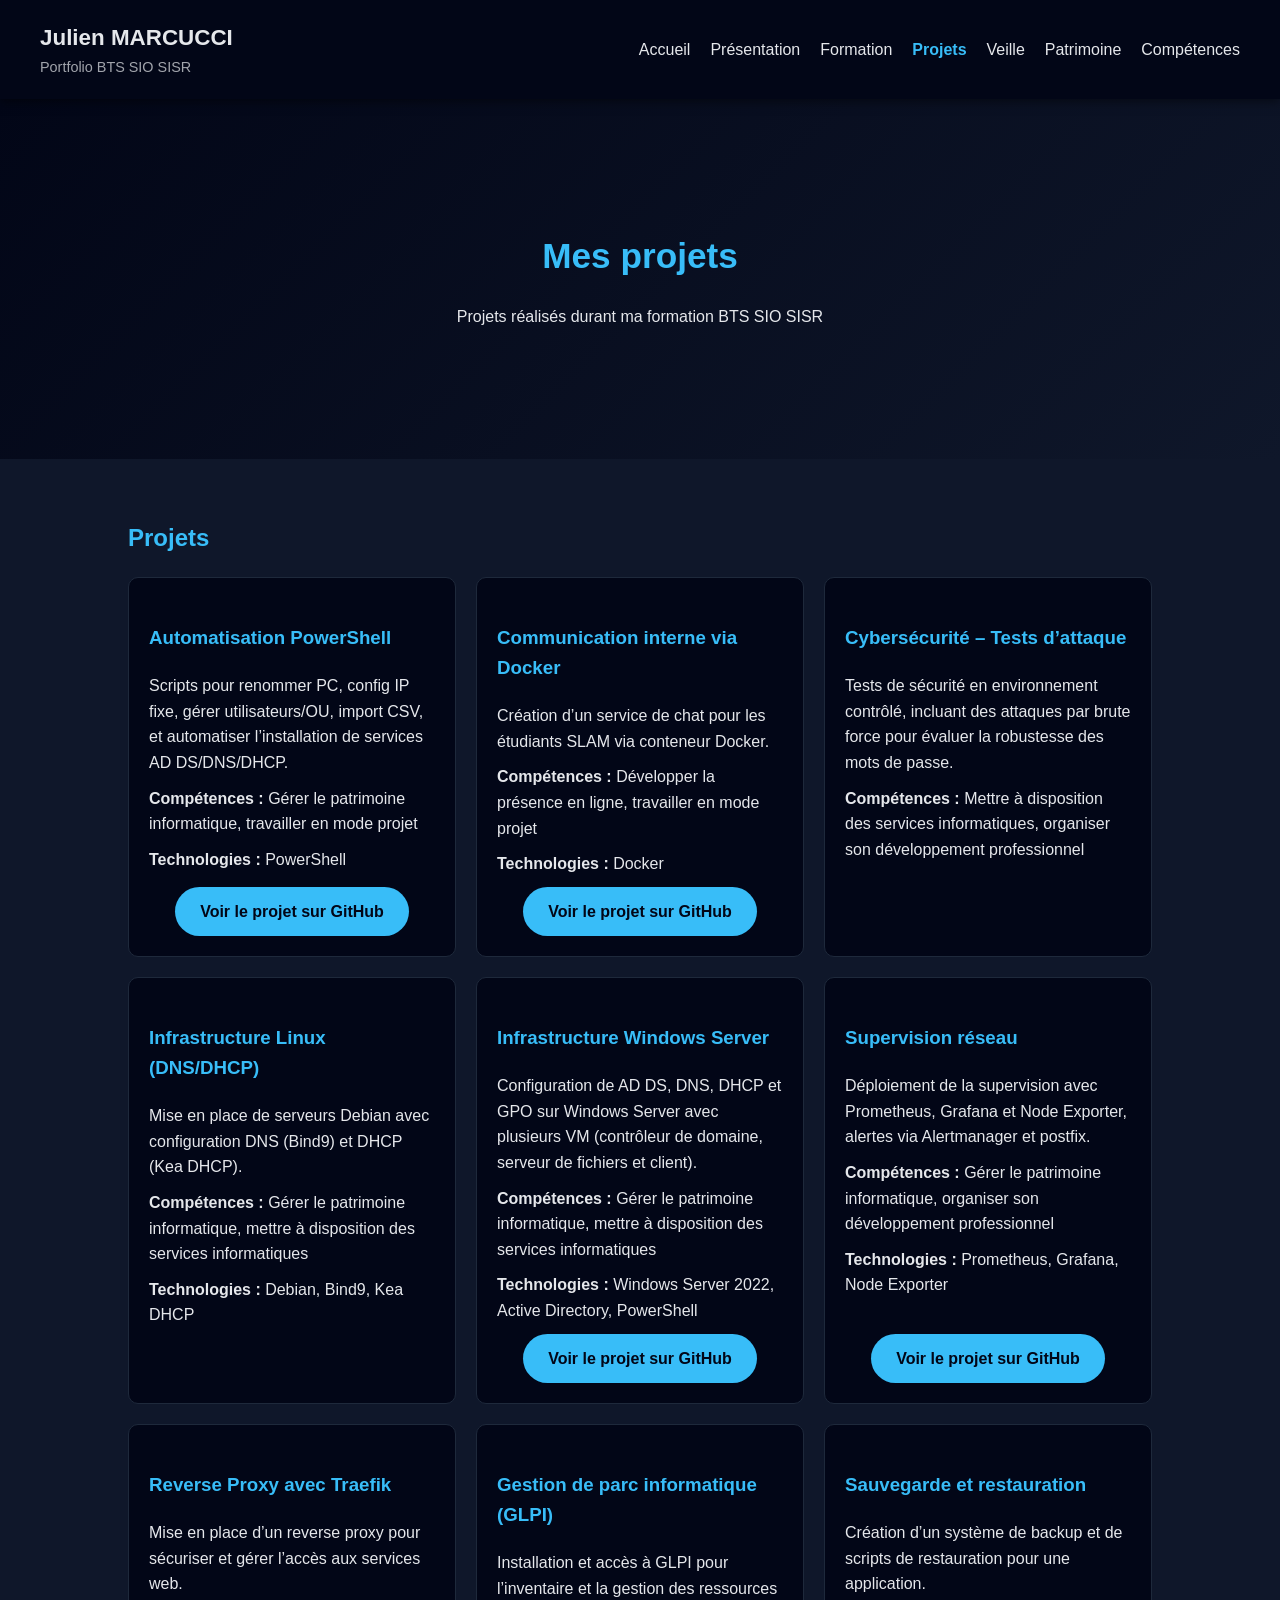
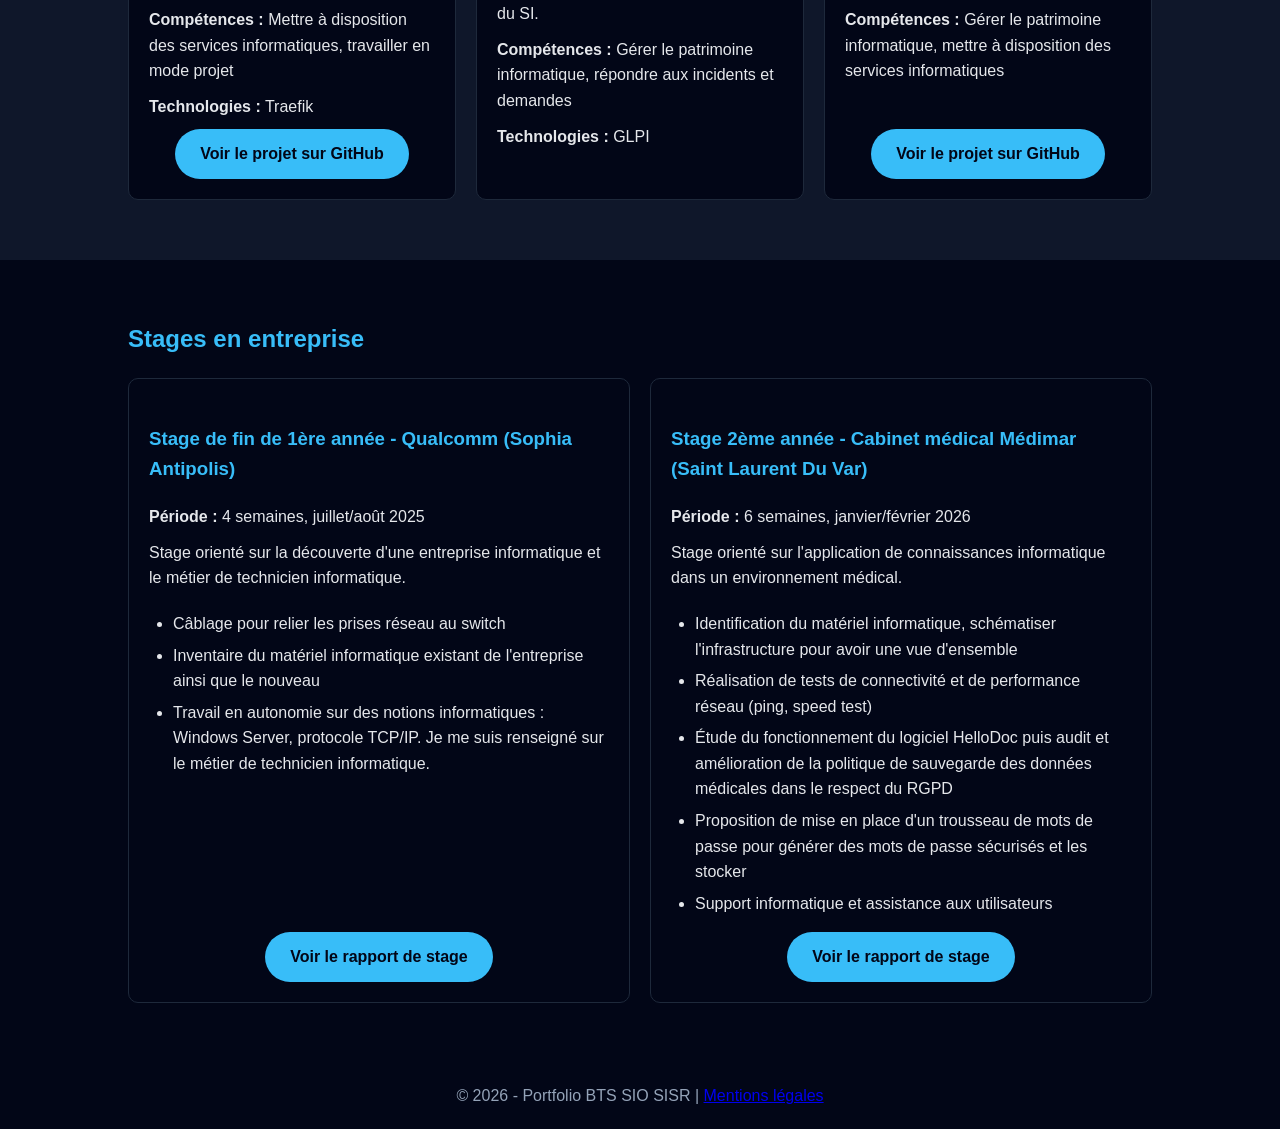
<file: projets.html>
<!DOCTYPE html>
<html lang="fr">
<head>
  <meta charset="UTF-8">
  <title>Présentation - Portfolio BTS SIO SISR</title>
  <link rel="stylesheet" href="style.css">
  <meta name="viewport" content="width=device-width, initial-scale=1.0">
</head>
<body>

  <header>
    <nav class="navbar">
      <div class="brand">
    <h1>Julien MARCUCCI</h1>
    <p>Portfolio BTS SIO SISR</p>
  </div>
      <ul>
        <li><a href="index.html">Accueil</a></li>
        <li><a href="presentation.html">Présentation</a></li>
        <li><a href="formation.html">Formation</a></li>
        <li><a href="projets.html" class="active">Projets</a></li>
        <li><a href="veille.html">Veille</a></li>
        <li><a href="patrimoine.html">Patrimoine</a></li>
        <li><a href="competences.html">Compétences</a></li>
      </ul>
    </nav>
  </header>

  <section class="section hero-small">
  <h2>Mes projets</h2>
  <p>Projets réalisés durant ma formation BTS SIO SISR</p>
</section>

<section id="projects" class="section">
  <h2>Projets</h2>
  <div class="cards">

    <div class="card">
      <h3>Automatisation PowerShell</h3>
      <p>
        Scripts pour renommer PC, config IP fixe, gérer utilisateurs/OU, import CSV,
        et automatiser l’installation de services AD DS/DNS/DHCP.
      </p>
      <p><strong>Compétences :</strong> Gérer le patrimoine informatique, travailler en mode projet</p>
      <p><strong>Technologies :</strong> PowerShell</p>
      <a href="https://github.com/JulienMarcucci/Julien_PS_1.git" target="_blank" class="btn">
    Voir le projet sur GitHub
  </a>
    </div>

    <div class="card">
      <h3>Communication interne via Docker</h3>
      <p>
        Création d’un service de chat pour les étudiants SLAM via conteneur Docker.
      </p>
      <p><strong>Compétences :</strong> Développer la présence en ligne, travailler en mode projet</p>
      <p><strong>Technologies :</strong> Docker</p>
      <a href="http://github.com/JulienMarcucci/Classcord-server" target="_blank" class="btn">
    Voir le projet sur GitHub
  </a>
    </div>

    <div class="card">
      <h3>Cybersécurité – Tests d’attaque</h3>
      <p>
        Tests de sécurité en environnement contrôlé, incluant des attaques par brute force
        pour évaluer la robustesse des mots de passe.
      </p>
      <p><strong>Compétences :</strong> Mettre à disposition des services informatiques, organiser son développement professionnel</p>
    </div>

    <div class="card">
      <h3>Infrastructure Linux (DNS/DHCP)</h3>
      <p>
        Mise en place de serveurs Debian avec configuration DNS (Bind9) et DHCP (Kea DHCP).
      </p>
      <p><strong>Compétences :</strong> Gérer le patrimoine informatique, mettre à disposition des services informatiques</p>
      <p><strong>Technologies :</strong> Debian, Bind9, Kea DHCP</p>
    </div>

    <div class="card">
      <h3>Infrastructure Windows Server</h3>
      <p>
        Configuration de AD DS, DNS, DHCP et GPO sur Windows Server avec plusieurs VM
        (contrôleur de domaine, serveur de fichiers et client).
      </p>
      <p><strong>Compétences :</strong> Gérer le patrimoine informatique, mettre à disposition des services informatiques</p>
      <p><strong>Technologies :</strong> Windows Server 2022, Active Directory, PowerShell</p>
      <a href="https://github.com/Mediaschool-IRIS-BTS-SISR-2025/Windows_Server_Powershell" target="_blank" class="btn">
    Voir le projet sur GitHub
  </a>
    </div>

    <div class="card">
      <h3>Supervision réseau</h3>
      <p>
        Déploiement de la supervision avec Prometheus, Grafana et Node Exporter,
        alertes via Alertmanager et postfix.
      </p>
      <p><strong>Compétences :</strong> Gérer le patrimoine informatique, organiser son développement professionnel</p>
      <p><strong>Technologies :</strong> Prometheus, Grafana, Node Exporter</p>
      <a href="https://github.com/JulienMarcucci/RP_Traefik.git" target="_blank" class="btn">
    Voir le projet sur GitHub
  </a>
    </div>

    <div class="card">
      <h3>Reverse Proxy avec Traefik</h3>
      <p>
        Mise en place d’un reverse proxy pour sécuriser et gérer l’accès aux services web.
      </p>
      <p><strong>Compétences :</strong> Mettre à disposition des services informatiques, travailler en mode projet</p>
      <p><strong>Technologies :</strong> Traefik</p>
      <a href="https://github.com/JulienMarcucci/RP_Traefik.git" target="_blank" class="btn">
    Voir le projet sur GitHub
  </a>
    </div>

    <div class="card">
      <h3>Gestion de parc informatique (GLPI)</h3>
      <p>
        Installation et accès à GLPI pour l’inventaire et la gestion des ressources du SI.
      </p>
      <p><strong>Compétences :</strong> Gérer le patrimoine informatique, répondre aux incidents et demandes</p>
      <p><strong>Technologies :</strong> GLPI</p>
    </div>

    <div class="card">
      <h3>Sauvegarde et restauration</h3>
      <p>
        Création d’un système de backup et de scripts de restauration pour une application.
      </p>
      <p><strong>Compétences :</strong> Gérer le patrimoine informatique, mettre à disposition des services informatiques</p>
      <a href="https://github.com/Mediaschool-IRIS-BTS-SISR-2025/Mediastock-backup_Julien" target="_blank" class="btn">
    Voir le projet sur GitHub
  </a>
    </div>

  </div>
</section>

<section class="section light">
  <h2>Stages en entreprise</h2>
  <div class="cards">

    <div class="card">
    <h3>Stage de fin de 1ère année - Qualcomm (Sophia Antipolis)</h3>
    <p><strong>Période :</strong> 4 semaines, juillet/août 2025</p>

    <p>
      Stage orienté sur la découverte d'une entreprise informatique et le métier de technicien informatique.
    </p>

    <ul>
      <li>Câblage pour relier les prises réseau au switch</li>
      <li>Inventaire du matériel informatique existant de l'entreprise ainsi que le nouveau</li>
      <li>Travail en autonomie sur des notions informatiques : Windows Server, protocole TCP/IP. Je me
suis renseigné sur le métier de technicien informatique.</li>
    </ul>

    <a href="stage-1-entreprise.pdf" class="btn" target="_blank">
      Voir le rapport de stage
    </a>
  </div>

  <div class="card">
    <h3>Stage 2ème année - Cabinet médical Médimar (Saint Laurent Du Var)</h3>
    <p><strong>Période :</strong> 6 semaines, janvier/février 2026</p>

    <p>
      Stage orienté sur l'application de connaissances informatique dans un environnement médical.
    </p>

    <ul>
      <li>Identification du matériel informatique, schématiser l'infrastructure pour avoir une vue d'ensemble</li>
      <li>Réalisation de tests de connectivité et de performance réseau (ping, speed test)</li>
      <li>Étude du fonctionnement du logiciel HelloDoc puis audit et amélioration de la politique de sauvegarde des données médicales dans le respect du RGPD</li>
      <li>Proposition de mise en place d'un trousseau de mots de passe pour générer des mots de passe sécurisés et les stocker</li>
      <li>Support informatique et assistance aux utilisateurs</li>
    </ul>

    <a href="stage-2-entreprise.pdf" class="btn" target="_blank">
      Voir le rapport de stage
    </a>
  </div>
  </div>
</section>

<footer>
  <p>
  © 2026 - Portfolio BTS SIO SISR |
  <a href="mentions-legales.html">Mentions légales</a>
</p>
</footer>

</body>
</html>
</file>
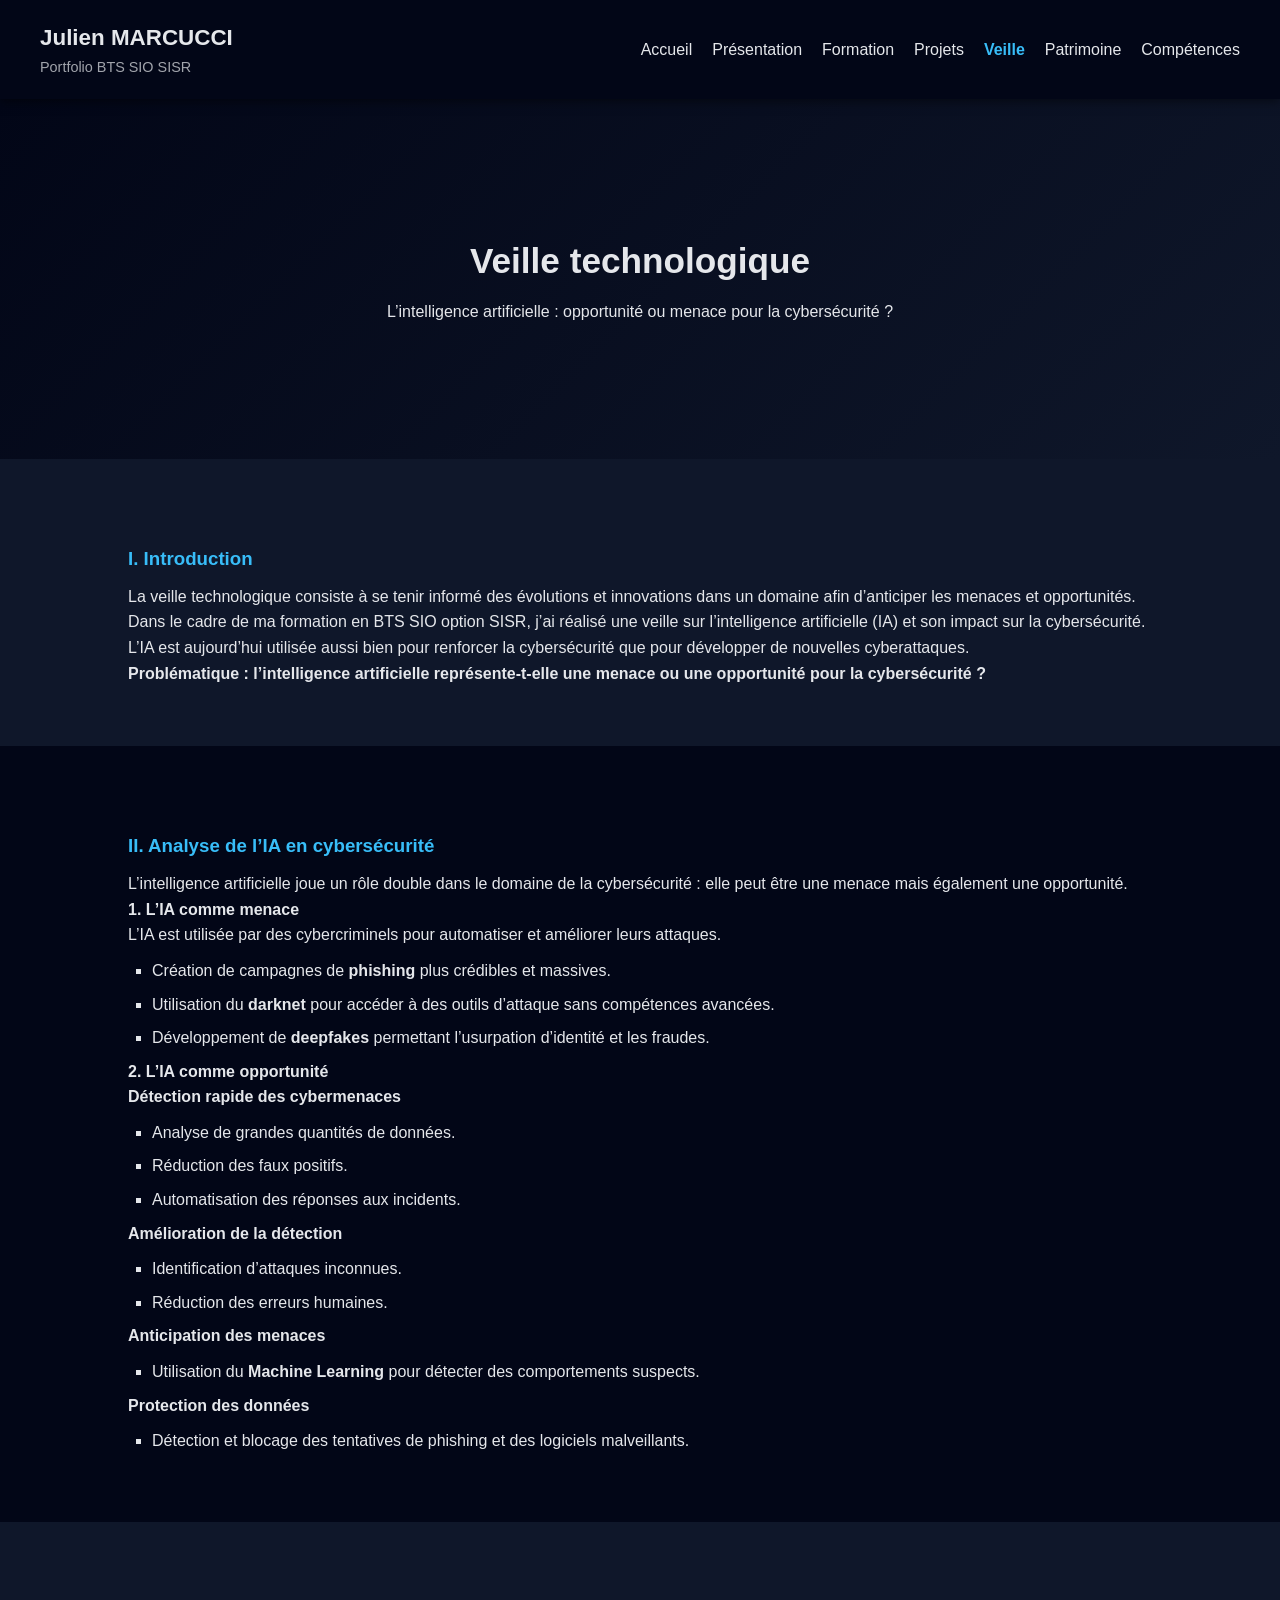
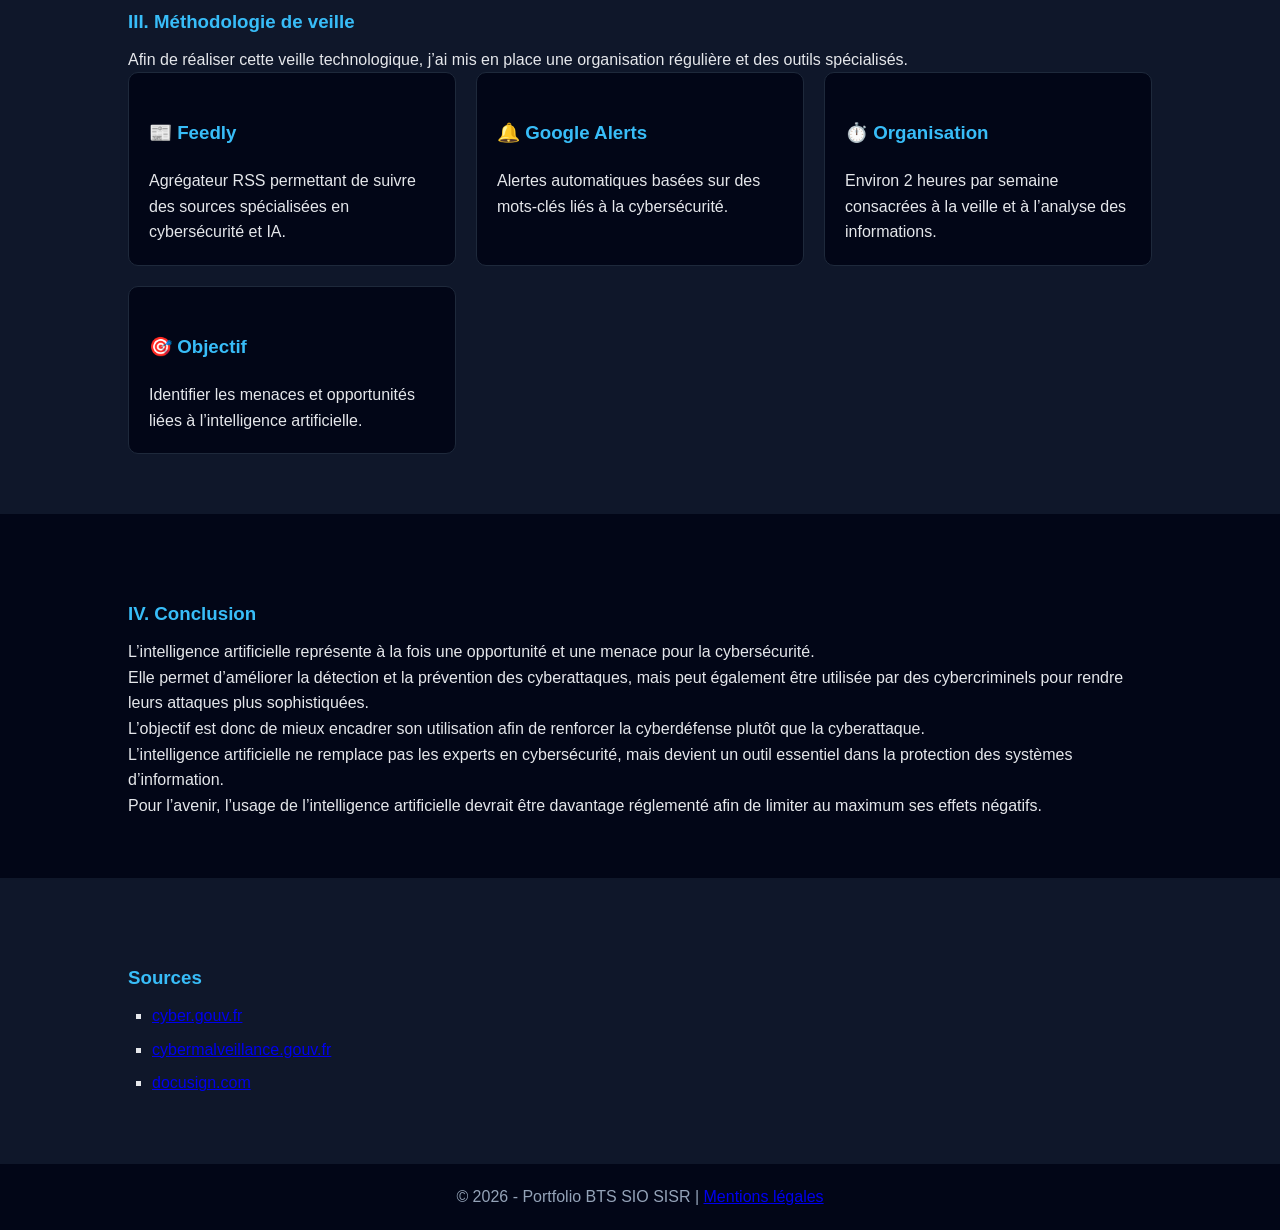
<file: veille.html>
<!DOCTYPE html>
<html lang="fr">
<head>
  <meta charset="UTF-8">
  <title>Veille technologique - Portfolio BTS SIO SISR</title>
  <link rel="stylesheet" href="style.css">
  <meta name="viewport" content="width=device-width, initial-scale=1.0">
  <meta name="description" content="Veille technologique sur l'intelligence artificielle en cybersécurité réalisée dans le cadre du BTS SIO SISR.">
</head>

<body>

<header>
  <nav class="navbar">
    <div class="brand">
      <h1>Julien MARCUCCI</h1>
      <p>Portfolio BTS SIO SISR</p>
    </div>

    <ul>
      <li><a href="index.html">Accueil</a></li>
      <li><a href="presentation.html">Présentation</a></li>
      <li><a href="formation.html">Formation</a></li>
      <li><a href="projets.html">Projets</a></li>
      <li><a href="veille.html" class="active">Veille</a></li>
      <li><a href="patrimoine.html">Patrimoine</a></li>
      <li><a href="competences.html">Compétences</a></li>
    </ul>
  </nav>
</header>

<!-- HERO -->
<section class="hero-small">
  <h2>Veille technologique</h2>
  <p>L’intelligence artificielle : opportunité ou menace pour la cybersécurité ?</p>
</section>

<!-- I. INTRODUCTION -->
<section class="section">

  <h3>I. Introduction</h3>

  <p>
    La veille technologique consiste à se tenir informé des évolutions et innovations dans un domaine afin d’anticiper les menaces et opportunités.
  </p>

  <p>
    Dans le cadre de ma formation en BTS SIO option SISR, j’ai réalisé une veille sur l’intelligence artificielle (IA) et son impact sur la cybersécurité.
  </p>

  <p>
    L’IA est aujourd’hui utilisée aussi bien pour renforcer la cybersécurité que pour développer de nouvelles cyberattaques.
  </p>

  <p>
    <strong>Problématique : l’intelligence artificielle représente-t-elle une menace ou une opportunité pour la cybersécurité ?</strong>
  </p>

</section>

<!-- II. ANALYSE -->
<section class="section light">

  <h3>II. Analyse de l’IA en cybersécurité</h3>

  <p>
    L’intelligence artificielle joue un rôle double dans le domaine de la cybersécurité : elle peut être une menace mais également une opportunité.
  </p>

  <h4>1. L’IA comme menace</h4>

  <p>
    L’IA est utilisée par des cybercriminels pour automatiser et améliorer leurs attaques.
  </p>

  <ul class="veille-list">
    <li>
      Création de campagnes de <strong>phishing</strong> plus crédibles et massives.
    </li>

    <li>
      Utilisation du <strong>darknet</strong> pour accéder à des outils d’attaque sans compétences avancées.
    </li>

    <li>
      Développement de <strong>deepfakes</strong> permettant l’usurpation d’identité et les fraudes.
    </li>
  </ul>

  <h4>2. L’IA comme opportunité</h4>

  <h4>Détection rapide des cybermenaces</h4>
  <ul class="veille-list">
    <li>Analyse de grandes quantités de données.</li>
    <li>Réduction des faux positifs.</li>
    <li>Automatisation des réponses aux incidents.</li>
  </ul>

  <h4>Amélioration de la détection</h4>
  <ul class="veille-list">
    <li>Identification d’attaques inconnues.</li>
    <li>Réduction des erreurs humaines.</li>
  </ul>

  <h4>Anticipation des menaces</h4>
  <ul class="veille-list">
    <li>
      Utilisation du <strong>Machine Learning</strong> pour détecter des comportements suspects.
    </li>
  </ul>

  <h4>Protection des données</h4>
  <ul class="veille-list">
    <li>Détection et blocage des tentatives de phishing et des logiciels malveillants.</li>
  </ul>

</section>

<!-- III. METHODOLOGIE -->
<section class="section">

  <h3>III. Méthodologie de veille</h3>

  <p>
    Afin de réaliser cette veille technologique, j’ai mis en place une organisation régulière et des outils spécialisés.
  </p>

  <div class="cards">

    <div class="card">
      <h3>📰 Feedly</h3>
      <p>Agrégateur RSS permettant de suivre des sources spécialisées en cybersécurité et IA.</p>
    </div>

    <div class="card">
      <h3>🔔 Google Alerts</h3>
      <p>Alertes automatiques basées sur des mots-clés liés à la cybersécurité.</p>
    </div>

    <div class="card">
      <h3>⏱️ Organisation</h3>
      <p>Environ 2 heures par semaine consacrées à la veille et à l’analyse des informations.</p>
    </div>

    <div class="card">
      <h3>🎯 Objectif</h3>
      <p>Identifier les menaces et opportunités liées à l’intelligence artificielle.</p>
    </div>

  </div>

</section>

<!-- IV. CONCLUSION -->
<section class="section light">

  <h3>IV. Conclusion</h3>

  <p>
    L’intelligence artificielle représente à la fois une opportunité et une menace pour la cybersécurité.
  </p>

  <p>
    Elle permet d’améliorer la détection et la prévention des cyberattaques, mais peut également être utilisée par des cybercriminels pour rendre leurs attaques plus sophistiquées.
  </p>

  <p>
    L’objectif est donc de mieux encadrer son utilisation afin de renforcer la cyberdéfense plutôt que la cyberattaque.
  </p>

  <p>
    L’intelligence artificielle ne remplace pas les experts en cybersécurité, mais devient un outil essentiel dans la protection des systèmes d’information.
  </p>

  <p>
    Pour l’avenir, l’usage de l’intelligence artificielle devrait être davantage réglementé afin de limiter au maximum ses effets négatifs.
  </p>

</section>

<!-- SOURCES -->
<section class="section">

  <h3>Sources</h3>

  <ul class="veille-list">
    <li><a href="https://www.cyber.gouv.fr" target="_blank">cyber.gouv.fr</a></li>
    <li><a href="https://www.cybermalveillance.gouv.fr" target="_blank">cybermalveillance.gouv.fr</a></li>
    <li><a href="https://www.docusign.com" target="_blank">docusign.com</a></li>
  </ul>

</section>

<footer>
  <p>
    © 2026 - Portfolio BTS SIO SISR |
    <a href="mentions-legales.html">Mentions légales</a>
  </p>
</footer>

</body>
</html>
</file>
<file: style.css>
/* RESET GLOBAL */
* {
  margin: 0;
  padding: 0;
  box-sizing: border-box;
  font-family: Arial, Helvetica, sans-serif;
}

/* BASE */
body {
  background: #0f172a;
  color: #e5e7eb;
  line-height: 1.6;
}

/* =========================
   NAVBAR
========================= */
header {
  position: sticky;
  top: 0;
  z-index: 1000;
  background: #020617;
  padding: 20px 40px;
  box-shadow: 0 2px 10px rgba(0,0,0,0.5);
}

.navbar {
  display: flex;
  justify-content: space-between;
  align-items: center;
}

.navbar ul {
  list-style: none;
  display: flex;
  gap: 20px;
}

.navbar a {
  color: #e5e7eb;
  text-decoration: none;
  transition: 0.3s;
}

.navbar a:hover {
  color: #38bdf8;
}

.navbar .active {
  color: #38bdf8;
  font-weight: bold;
}

.navbar h1 {
  font-size: 1.4rem;
  margin: 0;
}

.navbar p {
  font-size: 0.9rem;
  opacity: 0.7;
  margin: 0;
}

.brand {
  display: flex;
  flex-direction: column;
}

/* =========================
   HERO
========================= */
.hero {
  height: 70vh;
  display: flex;
  flex-direction: column;
  justify-content: center;
  align-items: center;
  text-align: center;
  padding: 40px;

  background:
    linear-gradient(rgba(2,6,23,0.88), rgba(15,23,42,0.95)),
    url("salle-serveurs-futuriste.avif") center/cover no-repeat;
}

.hero h2 {
  font-size: 2.5rem;
  margin-bottom: 15px;
}

.hero-small {
  height: 40vh;
  display: flex;
  flex-direction: column;
  justify-content: center;
  text-align: center;
  background: linear-gradient(135deg, #020617, #0f172a);
}

.hero-small h2 {
  font-size: 2.2rem;
  margin-bottom: 10px;
}

/* =========================
   BOUTONS
========================= */
.btn {
  display: inline-flex;
  align-items: center;
  justify-content: center;

  margin-top: 20px;
  padding: 12px 25px;
  background: #38bdf8;
  color: #020617;
  text-decoration: none;
  border-radius: 25px;
  font-weight: bold;
  transition: 0.3s;

  width: fit-content;
  white-space: nowrap;
}

.btn:hover {
  background: #0ea5e9;
}

/* =========================
   SECTIONS
========================= */
.section {
  padding: 60px 10%;
}

.section h2 {
  margin-bottom: 20px;
  color: #38bdf8;
}

.light {
  background: #020617;
}

.section h3 {
  margin-top: 25px;
  margin-bottom: 10px;
  color: #38bdf8;
}

.section ul {
  padding-left: 1.5rem;
  margin-top: 10px;
}

.section li {
  margin-bottom: 6px;
}

/* =========================
   CARDS
========================= */
.cards {
  display: grid;
  grid-template-columns: repeat(auto-fit, minmax(250px, 1fr));
  gap: 20px;
  align-items: stretch; /* IMPORTANT */
}

.card {
  background: #020617;
  padding: 20px;
  border-radius: 10px;
  border: 1px solid #1e293b;
  transition: 0.3s;

  display: flex;
  flex-direction: column;
  gap: 10px;

  height: 100%; /* IMPORTANT pour uniformiser */
}

.card:hover {
  transform: translateY(-5px);
  border-color: #38bdf8;
}

.card h3 {
  margin-bottom: 10px;
}

.card p {
  margin-bottom: 0;
}

.card ul {
  margin-top: 10px;
}

/* bouton dans cards */
.card .btn {
  margin-top: auto;
  align-self: center; /* 👉 centre TOUS les boutons */
}

/* =========================
   TIMELINE
========================= */
.timeline {
  display: flex;
  flex-direction: column;
  gap: 30px;
}

.timeline-item {
  display: grid;
  grid-template-columns: 150px 1fr;
  gap: 20px;
  padding: 20px;
  background: #020617;
  border-radius: 12px;
  border: 1px solid #1e293b;
  transition: 0.3s;
}

.timeline-item:hover {
  transform: translateY(-4px);
  border-color: #38bdf8;
}

.timeline-date {
  font-weight: bold;
  color: #38bdf8;
}

/* responsive timeline */
@media (max-width: 800px) {
  .timeline-item {
    grid-template-columns: 1fr;
  }
}

/* =========================
   ABOUT
========================= */
.about-home {
  display: grid;
  grid-template-columns: 2fr 1fr;
  gap: 40px;
  align-items: center;
}

.about-photo img {
  width: 100%;
  max-width: 250px;
  border-radius: 12px;
  border: 2px solid #1e293b;
}

.about-text p {
  margin: 10px 0 15px 0;
  color: #cbd5f5;
}

@media (max-width: 900px) {
  .about-home {
    grid-template-columns: 1fr;
    text-align: center;
  }

  .about-photo img {
    margin-top: 20px;
  }
}

/* =========================
   CONTACT
========================= */
#contact p {
  margin-bottom: 10px;
}

#contact .btn {
  display: inline-block;
  margin: 20px 0;
}

/* =========================
   ABOUT CARD (IMPORTANT FIX)
========================= */
.about-card {
  background: #020617;
  padding: 25px;
  border-radius: 12px;
  border: 1px solid #1e293b;

  display: flex;
  flex-direction: column;
  gap: 15px;
  height: fit-content;
}

.about-card ul {
  padding-left: 20px;
}

.about-card .btn {
  margin-top: 10px;
  align-self: flex-start;
}

/* =========================
   FOOTER
========================= */
footer {
  text-align: center;
  padding: 20px;
  background: #020617;
  color: #94a3b8;
}

/* =========================
   VEILLE
========================= */
.veille-list {
  list-style: square;
  padding-left: 20px;
  margin-top: 15px;
}

.veille-list li {
  margin-bottom: 8px;
}

/* =========================
   RESPONSIVE GLOBAL (BONUS)
========================= */
@media (max-width: 600px) {
  .btn {
    width: 100%;
    text-align: center;
  }

  .card .btn {
    width: 100%;
  }
}

.about-container {
  display: grid;
  grid-template-columns: 2fr 1fr;
  gap: 40px;
  align-items: start;
}

@media (max-width: 900px) {
  .about-container {
    grid-template-columns: 1fr;
  }
}
</file>
